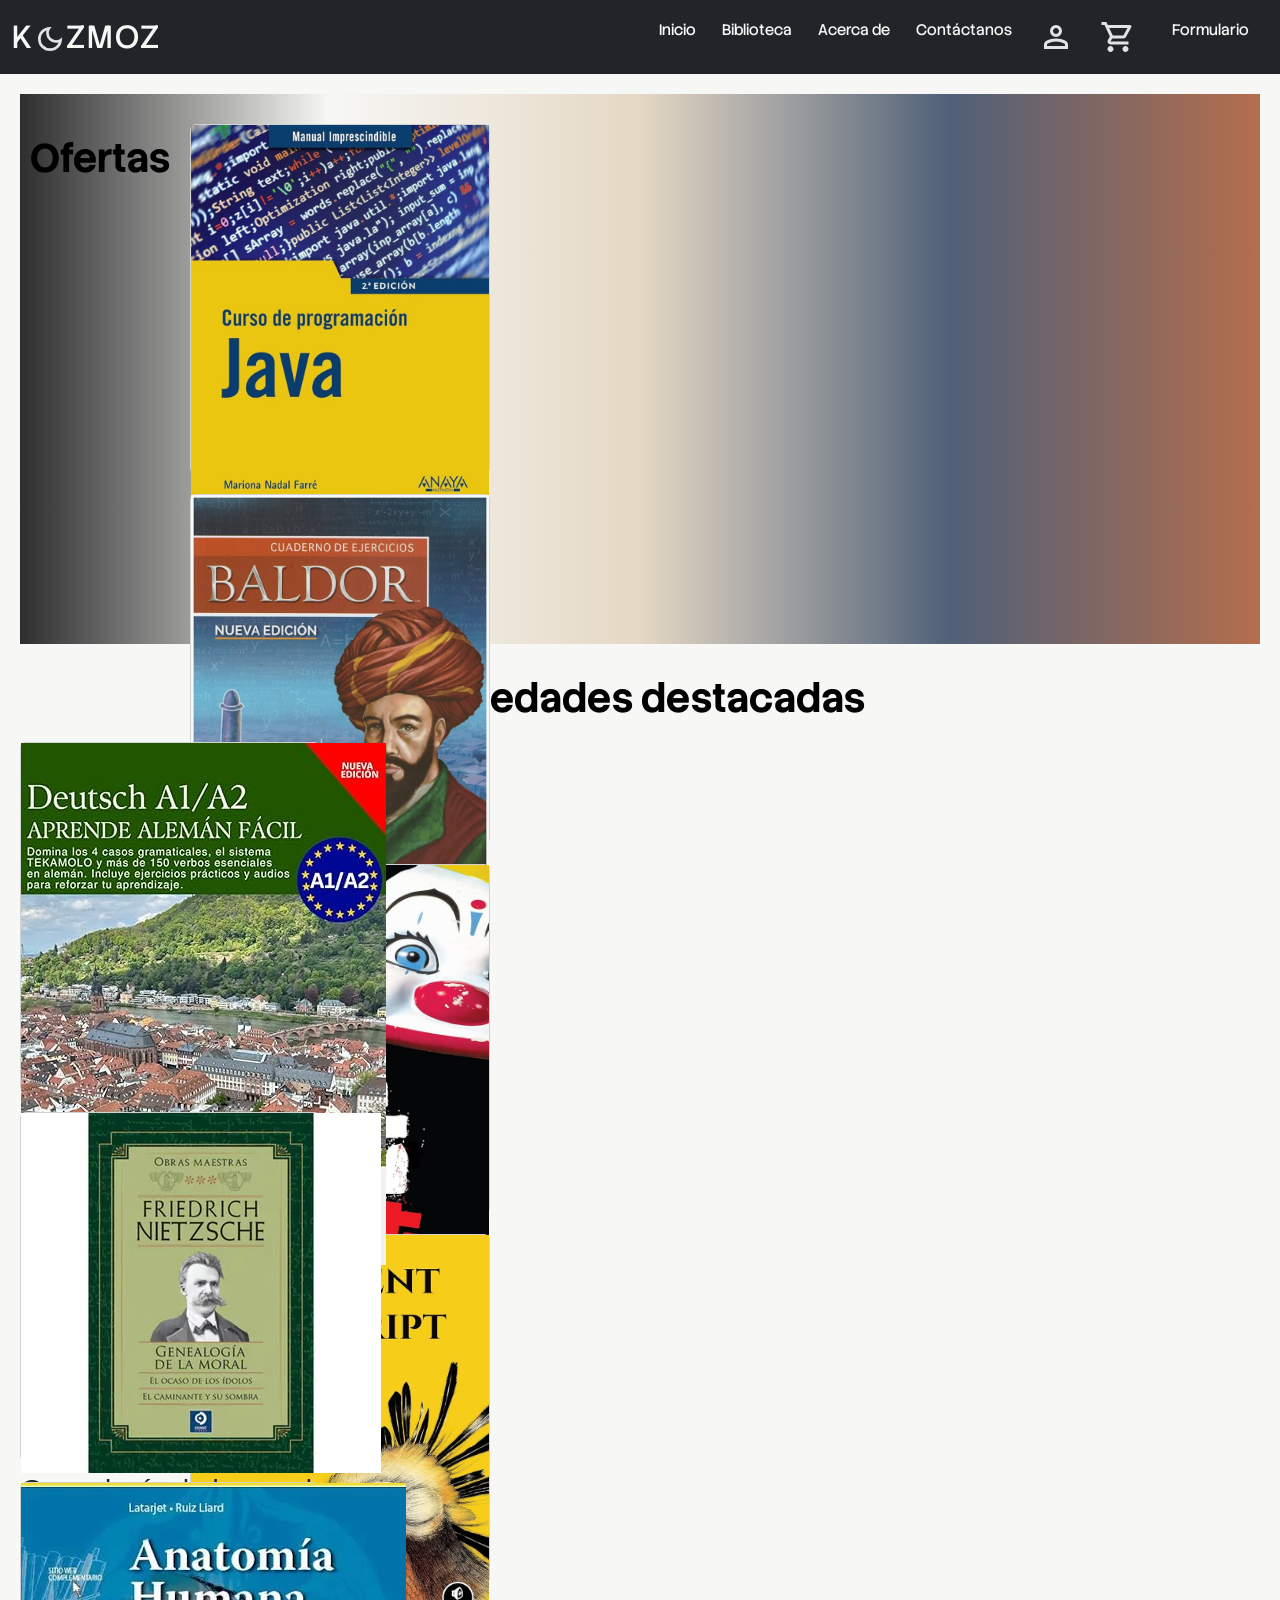
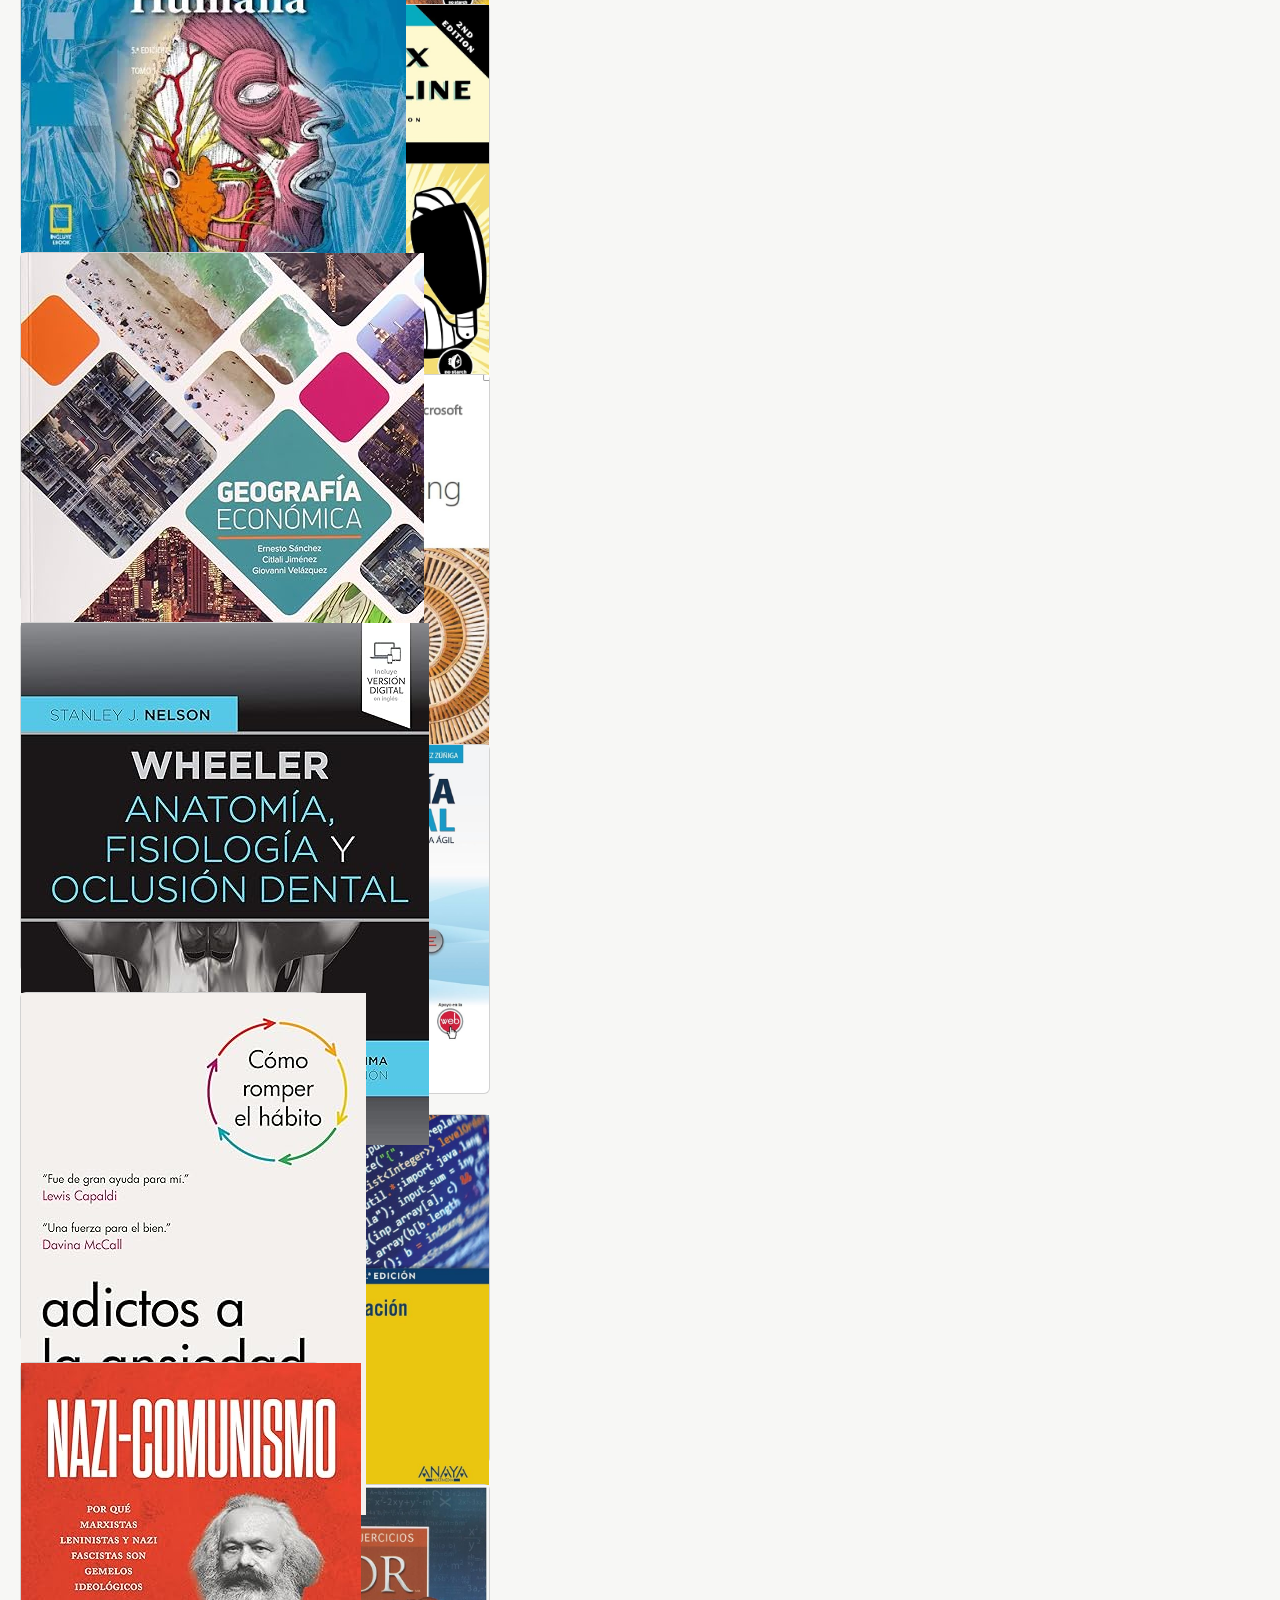
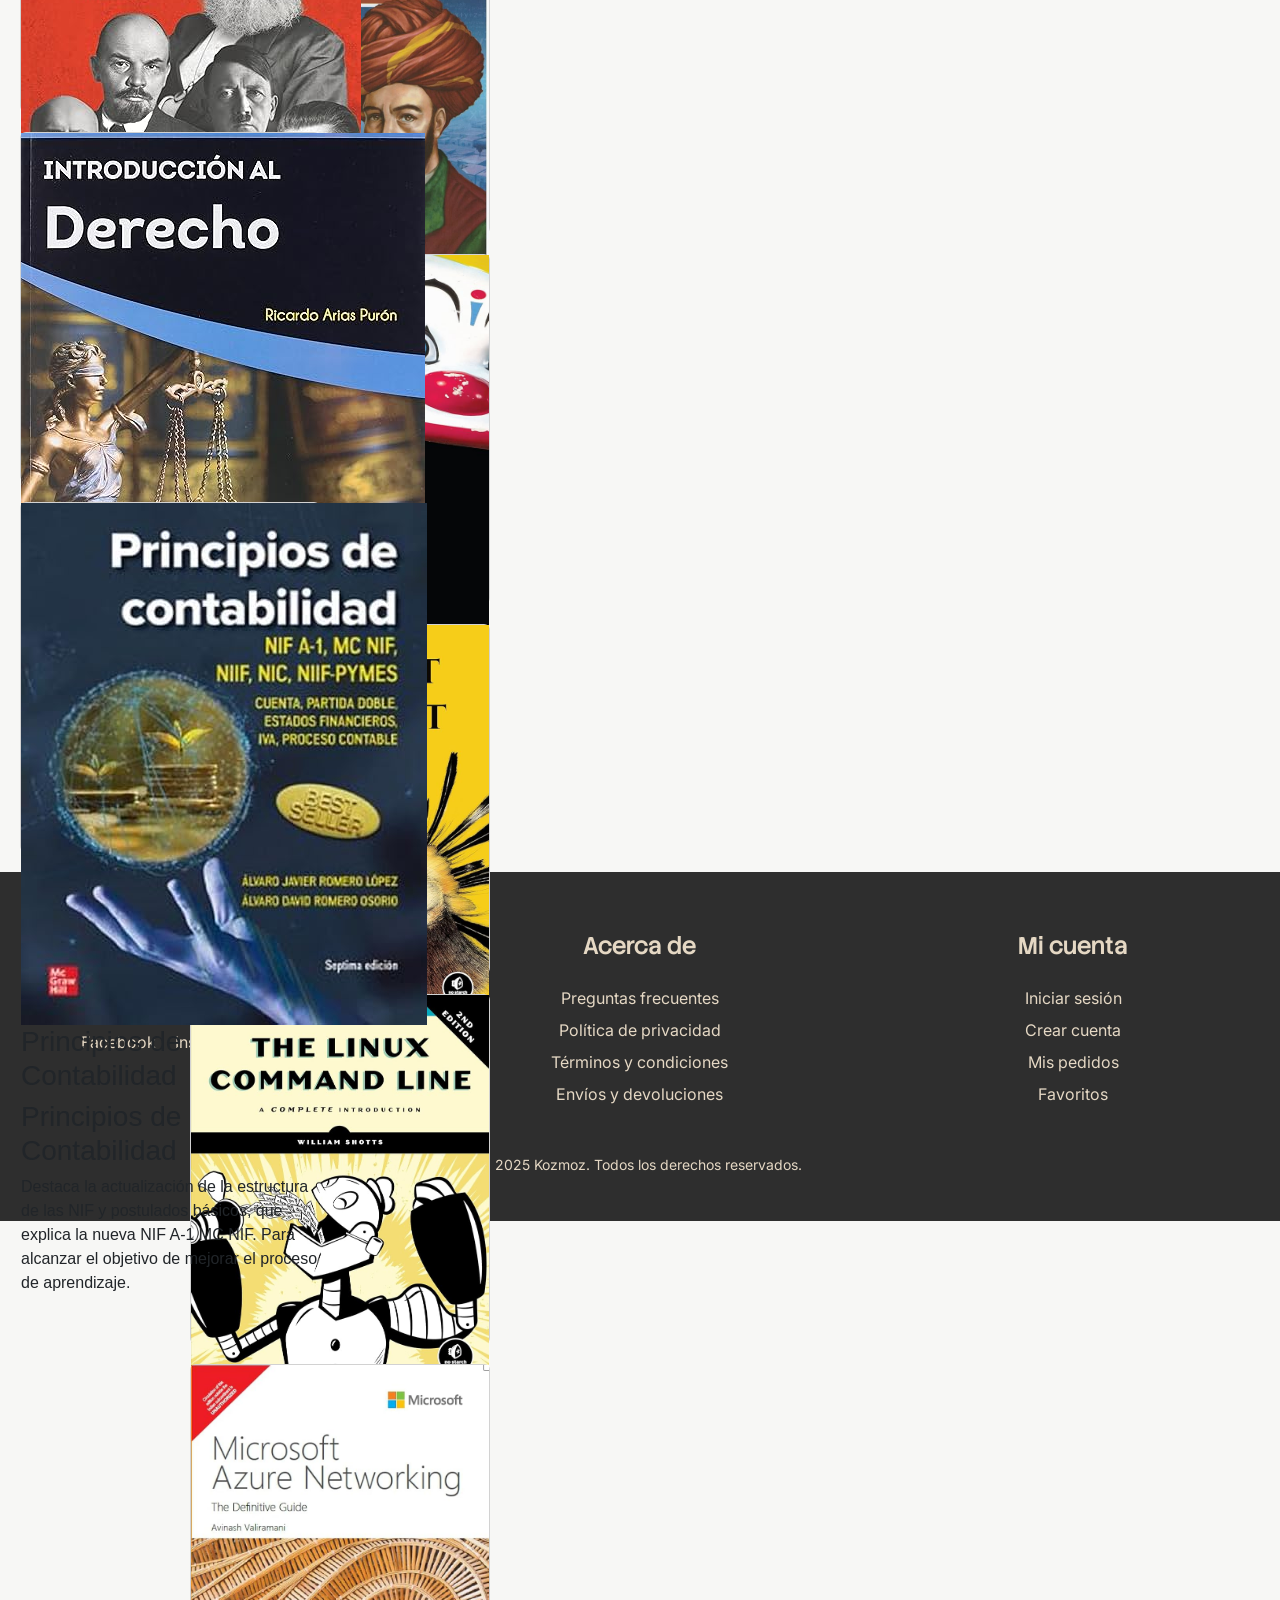
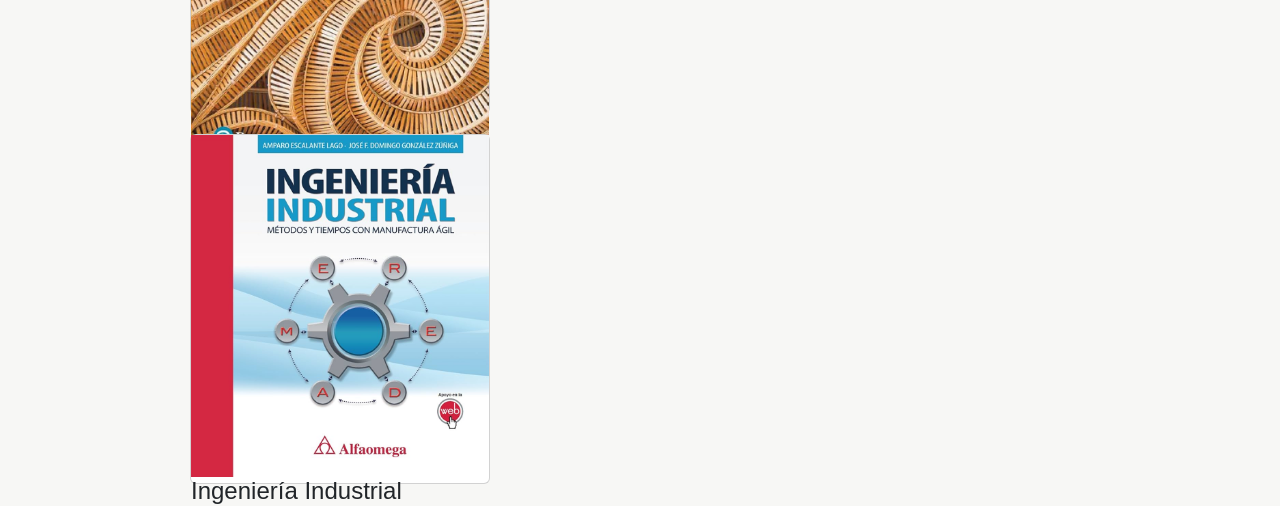
<file: index.html>
<!DOCTYPE html>
<html lang="en">

<head>
  <meta charset="UTF-8">
  <meta name="viewport" content="width=device-width, initial-scale=1.0">

  <title>Home</title>

  <!-- Bootstrap -->
  <link href="https://cdn.jsdelivr.net/npm/bootstrap@5.3.2/dist/css/bootstrap.min.css" rel="stylesheet">

  <!-- Estilos propios -->
  <link rel="stylesheet" href="./CSS/estilos.css">

  <!-- Stack Sans Headline -->
  <link rel="preconnect" href="https://fonts.googleapis.com">
  <link rel="preconnect" href="https://fonts.gstatic.com" crossorigin>
  <link href="https://fonts.googleapis.com/css2?family=Stack+Sans+Headline:wght@200..700&display=swap" rel="stylesheet">

  <!-- Inter -->
  <link rel="preconnect" href="https://fonts.googleapis.com">
  <link rel="preconnect" href="https://fonts.gstatic.com" crossorigin>
  <link
    href="https://fonts.googleapis.com/css2?family=Inter:ital,opsz,wght@0,14..32,100..900;1,14..32,100..900&family=Stack+Sans+Headline:wght@200..700&display=swap"
    rel="stylesheet">

</head>

<body onload="load_navbar(); load_footer();">
  <!-- NavBar -->
<div id="navbar"></div>

  <!-- Sección principal -->

<link rel="stylesheet" href="./CSS/style.css"> 

<div class="slider-container">

  <div class="slider">

    <h1 class="titulo">Ofertas</h1>

    <div class="slider-track">

      <!-- Cards -->
      <div class="card">
        <img src="./assets/imagen1.jpg" alt="">
        <h4>Curso de programación Java</h4>
      </div>

      <div class="card">
        <img src="./assets/imagen3.jpg" alt="">
        <h4>Cuaderno de ejercicios Baldor</h4>
      </div>

      <div class="card">
        <img src="./assets/imagen4.jpg" alt="">
        <h4>It</h4>
      </div>

      <div class="card">
        <img src="./assets/imagen7.jpg" alt="">
        <h4>Eloquent JavaScript</h4>
      </div>

      <div class="card">
        <img src="./assets/imagen8.jpg" alt="">
        <h4>The linux command line</h4>
      </div>

      <div class="card">
        <img src="./assets/imagen9.jpg" alt="">
        <h4>Microsoft Azure Networking</h4>
      </div>

      <div class="card">
        <img src="./assets/imagen10.jpg" alt="">
        <h4>Ingeniería Industrial</h4>
      </div>

      <!-- Duplicado para efecto infinito -->
      <div class="card">
        <img src="./assets/imagen1.jpg" alt="">
        <h4>Curso de programación Java</h4>
      </div>

      <div class="card">
        <img src="./assets/imagen3.jpg" alt="">
        <h4>Cuaderno de ejercicios Baldor</h4>
      </div>

      <div class="card">
        <img src="./assets/imagen4.jpg" alt="">
        <h4>It</h4>
      </div>

      <div class="card">
        <img src="./assets/imagen7.jpg" alt="">
        <h4>Eloquent JavaScript</h4>
      </div>

      <div class="card">
        <img src="./assets/imagen8.jpg" alt="">
        <h4>The linux command line</h4>
      </div>

      <div class="card">
        <img src="./assets/imagen9.jpg" alt="">
        <h4>Microsoft Azure Networking</h4>
      </div>

      <div class="card">
        <img src="./assets/imagen10.jpg" alt="">
        <h4>Ingeniería Industrial</h4>
      </div>

    </div>
  </div>
</div>


<!--Container c/ flip cards-->

<h1 class="titulo">Novedades destacadas</h1>

<div class="cards-container">

  <!-- Card -->
  <div class="card">
    <div class="card-inner">
      <!-- Front -->
      <div class="card-front">
        <img src="./assets/imagen11.jpg" alt="Imagen">
        <h3>Aprende Alemán fácil</h3>
      </div>

      <!-- Back -->
      <div class="card-back">
        <h3>Aprende Alemán fácil</h3>
        <p>Este libro es tu guía completa para avanzar en el alemán, desde lo esencial hasta lo intermedio.</p>
      </div>
    </div>
  </div>


  <!-- Card -->
  <div class="card">
    <div class="card-inner">
      <!-- Front -->
      <div class="card-front">
        <img src="./assets/imagen12.jpg" alt="Imagen">
        <h3>Genealogía de la moral</h3>
      </div>

      <!-- Back -->
      <div class="card-back">
        <h3>Genealogía de la moral</h3>
        <p>Es la obra más sombría y cruel de Friedrich Nietzsche. Su primer tratado se ocupa de la contraposición entre los conceptos de bueno y malo.</p>
      </div>
    </div>
  </div>

  <!-- Card -->
  <div class="card">
    <div class="card-inner">
      <!-- Front -->
      <div class="card-front">
        <img src="./assets/imagen13.jpg" alt="Imagen">
        <h3>Anatomía humana</h3>
      </div>

      <!-- Back -->
      <div class="card-back">
        <h3>Anatomía humana</h3>
        <p>Este libro hace que el texto sea cada vez más didáctico, ameno para el lector y fácil de entender, aun para los que se inician en el estudio de la anatomía.</p>
      </div>
    </div>
  </div>

  <!-- Card -->
  <div class="card">
    <div class="card-inner">
      <!-- Front -->
      <div class="card-front">
        <img src="./assets/imagen14.jpg" alt="Imagen">
        <h3>Geografía Económica</h3>
      </div>

      <!-- Back -->
      <div class="card-back">
        <h3>Geografía Económica</h3>
        <p>Permite al estudiante conocer la organización, interacción y transformación de los espacios productivos en el sistema capitalista y sus repercusiones sociales.</p>
      </div>
    </div>
  </div>

  <!-- Card -->
  <div class="card">
    <div class="card-inner">
      <!-- Front -->
      <div class="card-front">
        <img src="./assets/imagen15.jpg" alt="Imagen">
        <h3>Anatomía y fisiología dental</h3>
      </div>

      <!-- Back -->
      <div class="card-back">
        <h3>Anatomía y fisiología dental</h3>
        <p>Se centra en las aplicaciones clínicas y proporciona una visión incomparable de la anatomía práctica.</p>
      </div>
    </div>
  </div>

  <!-- Card -->
  <div class="card">
    <div class="card-inner">
      <!-- Front -->
      <div class="card-front">
        <img src="./assets/imagen16.jpg" alt="Imagen">
        <h3>Adictos a la ansiedad</h3>
      </div>

      <!-- Back -->
      <div class="card-back">
        <h3>Adictos a la ansiedad</h3>
        <p>En este libro innovador, el autor superventas y psicoterapeuta Owen O’Kane explora cómo, sin darnos cuenta, creamos hábitos en torno a la ansiedad.</p>
      </div>
    </div>
  </div>

  <!-- Card -->
  <div class="card">
    <div class="card-inner">
      <!-- Front -->
      <div class="card-front">
        <img src="./assets/imagen17.jpg" alt="Imagen">
        <h3>Nazi-Comunismo</h3>
      </div>

      <!-- Back -->
      <div class="card-back">
        <h3>Nazi-Comunismo</h3>
        <p>Con su ya clásico estilo claro y directo, Kaiser demuestra que ambas ideologías comparten raíces ideológicas similares y una esencia destructiva y totalitaria común.</p>
      </div>
    </div>
  </div>

  <!-- Card -->
  <div class="card">
    <div class="card-inner">
      <!-- Front -->
      <div class="card-front">
        <img src="./assets/imagen18.jpg" alt="Imagen">
        <h3>Introducción al Derecho</h3>
      </div>

      <!-- Back -->
      <div class="card-back">
        <h3>Introducción al Derecho</h3>
        <p>La obra está estructurada en tres ejes, que abordan teorías áreas del derecho de suma importancia para los estudiantes.</p>
      </div>
    </div>
  </div>

  <!-- Card -->
  <div class="card">
    <div class="card-inner">
      <!-- Front -->
      <div class="card-front">
        <img src="./assets/imagen19.jpg" alt="Imagen">
        <h3>Principios de Contabilidad</h3>
      </div>

      <!-- Back -->
      <div class="card-back">
        <h3>Principios de Contabilidad</h3>
        <p>Destaca la actualización de la estructura de las NIF y postulados básicos, que explica la nueva NIF A-1 MC NIF. Para alcanzar el objetivo de mejorar el proceso de aprendizaje.</p>
      </div>
    </div>
  </div>
</div>


  <!--Footer-->
  <div id="footer"></div>

  <!-- Bootstrap JS -->
  <script src="https://cdn.jsdelivr.net/npm/bootstrap@5.3.3/dist/js/bootstrap.bundle.min.js"></script>
  <!-- Script JS -->
  <script src="js/layout.js"></script>
</body>

</html>
</file>
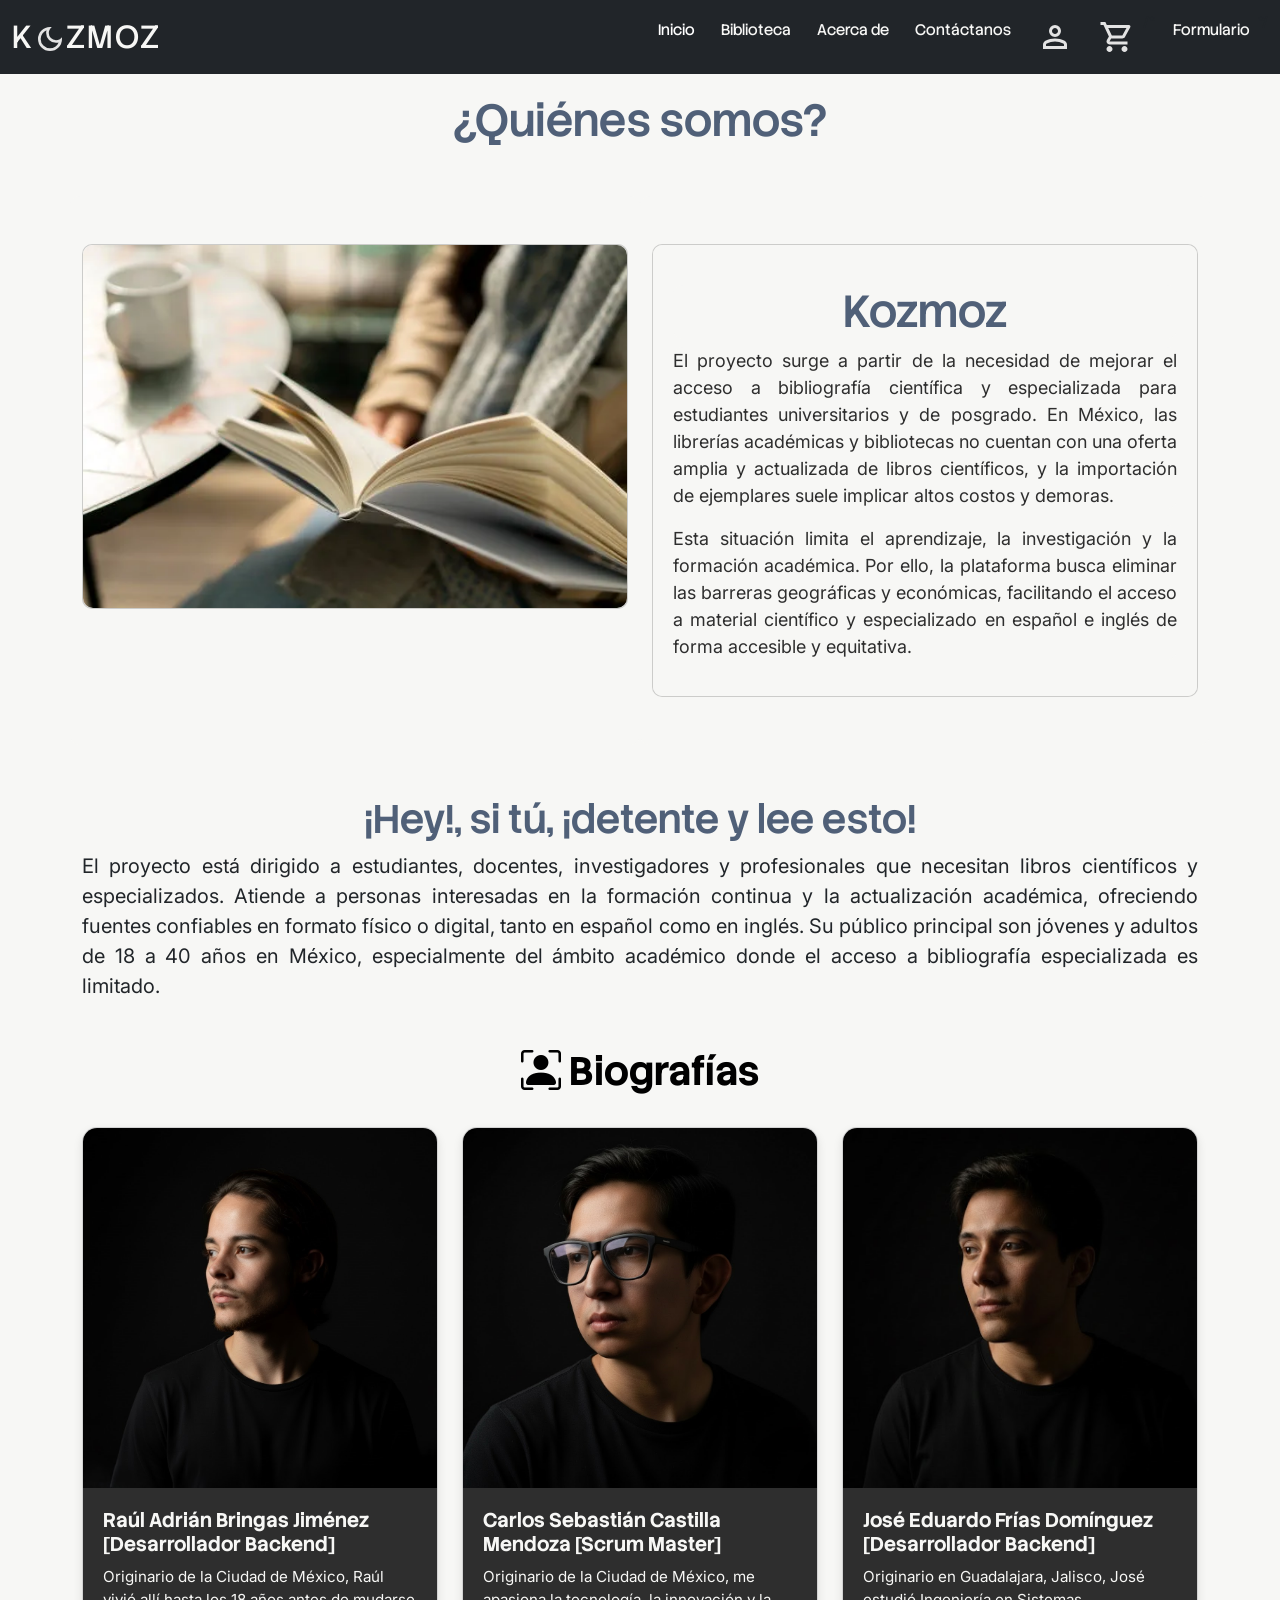
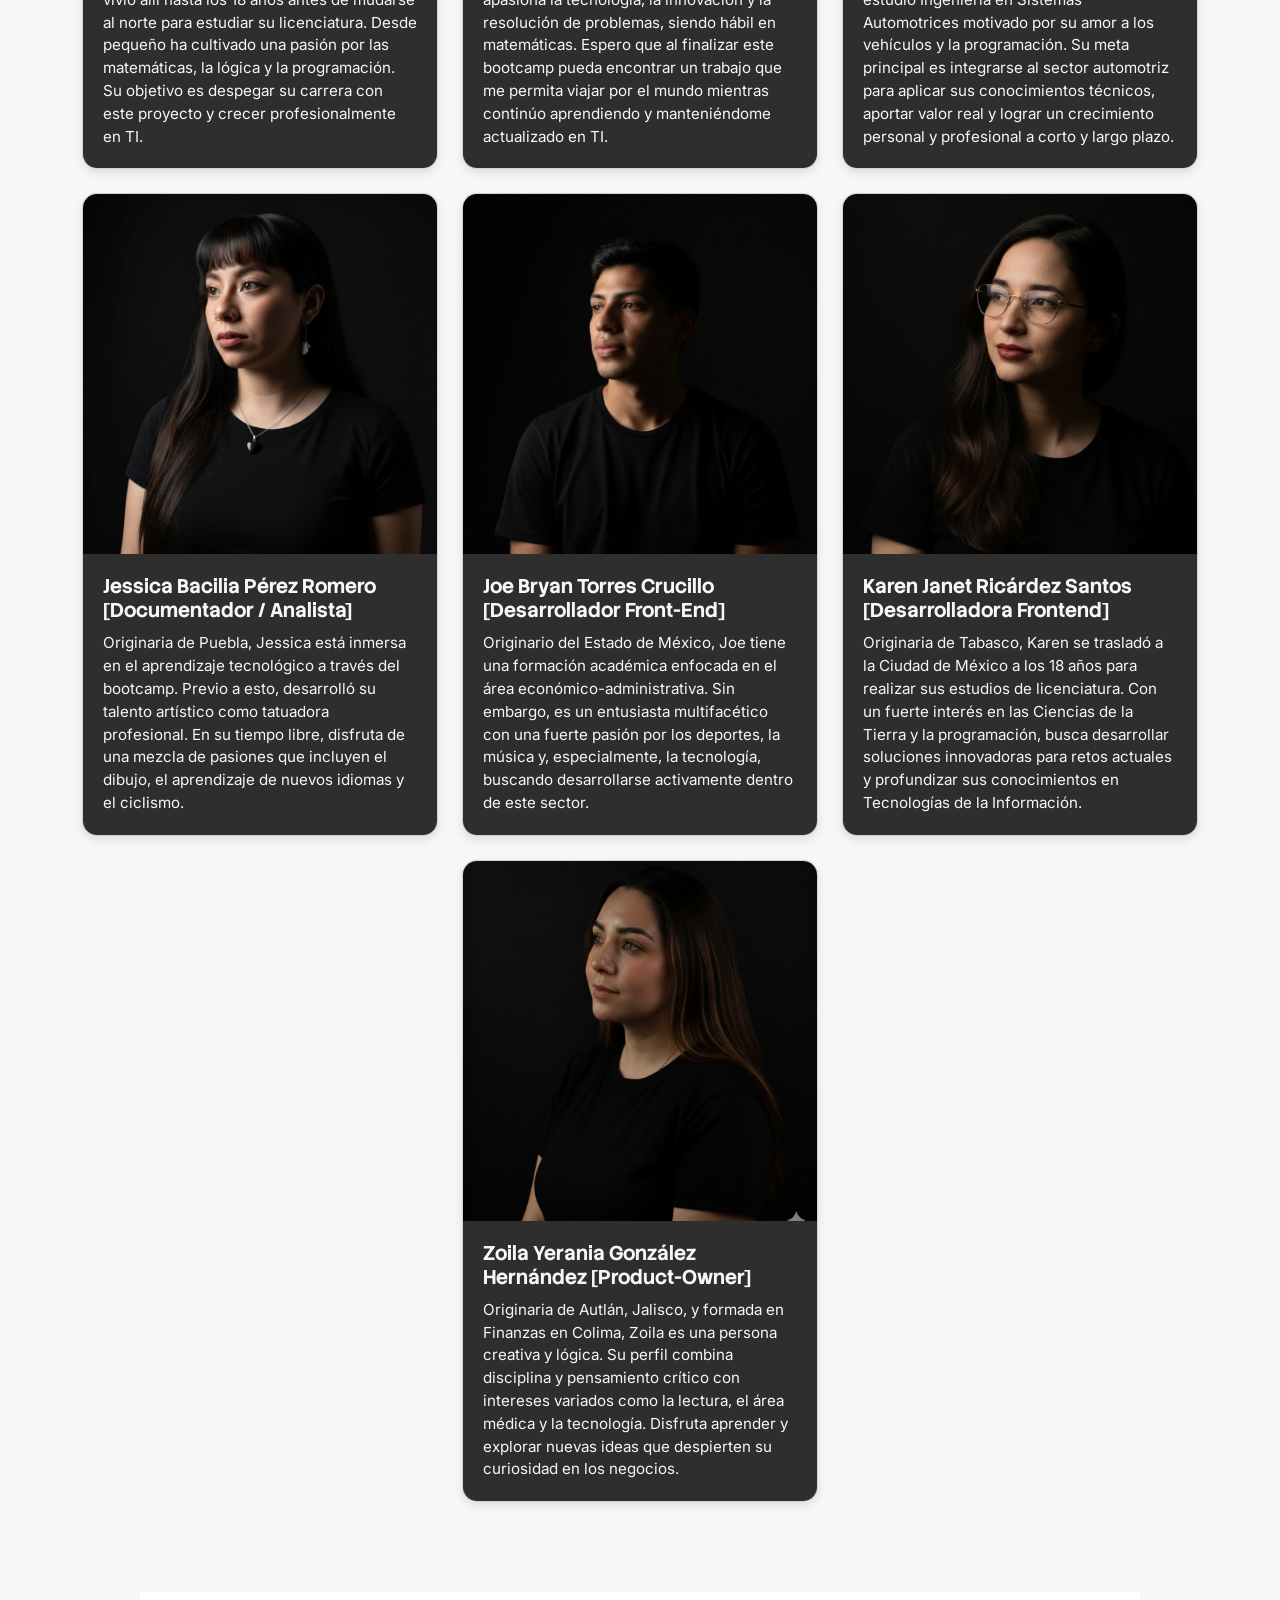
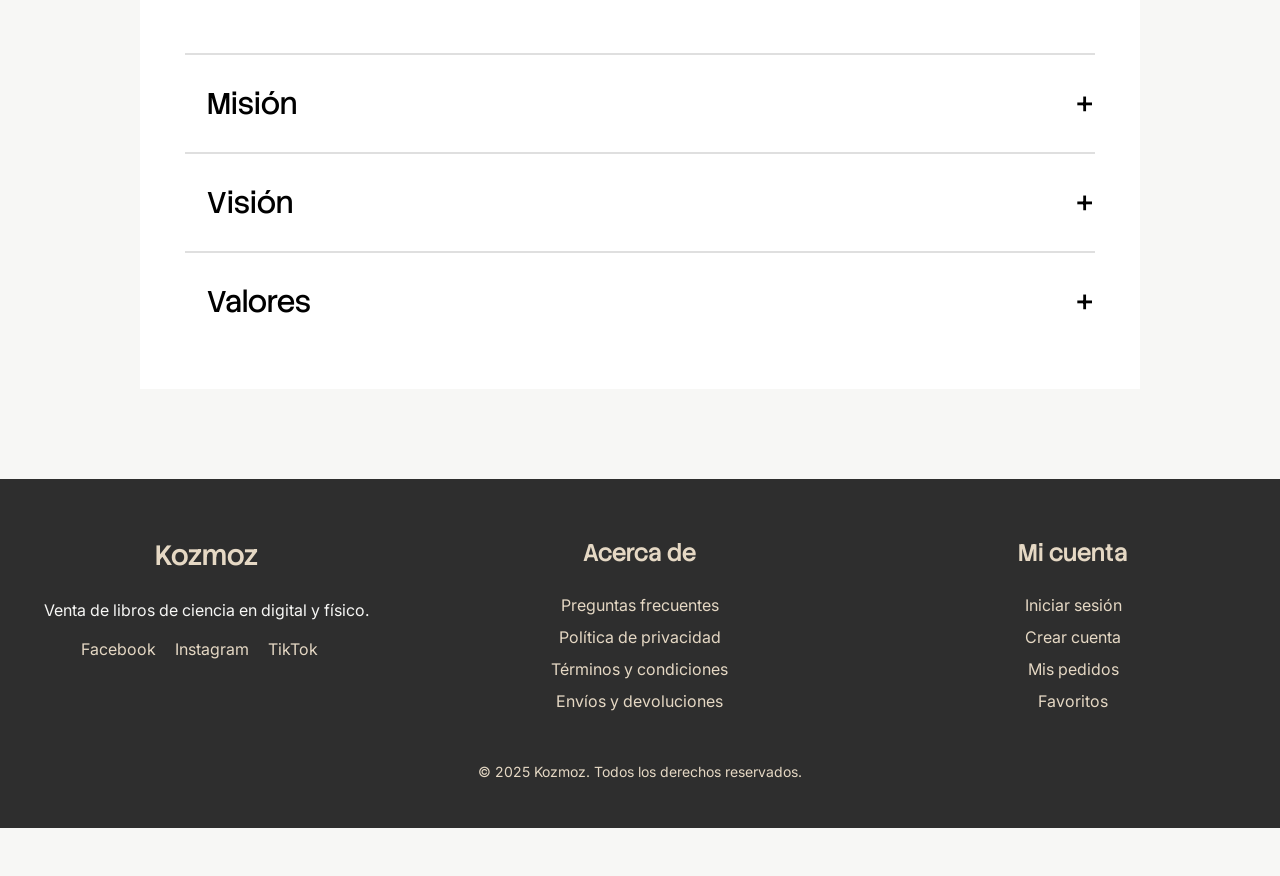
<file: acercaDe.html>
<!DOCTYPE html>
<html lang="en">

<head>
    <meta charset="UTF-8">
    <meta name="viewport" content="width=device-width, initial-scale=1.0">

    <title>Acerca De</title>

    <!-- Bootstrap -->
    <link href="https://cdn.jsdelivr.net/npm/bootstrap@5.3.2/dist/css/bootstrap.min.css" rel="stylesheet">
    <link rel="stylesheet" href="https://cdn.jsdelivr.net/npm/bootstrap-icons@1.13.1/font/bootstrap-icons.min.css">

    <!-- Estilos propios -->
    <link rel="stylesheet" href="./CSS/estilos.css">

    <!-- Stack Sans Headline -->
    <link rel="preconnect" href="https://fonts.googleapis.com">
    <link rel="preconnect" href="https://fonts.gstatic.com" crossorigin>
    <link href="https://fonts.googleapis.com/css2?family=Stack+Sans+Headline:wght@200..700&display=swap"
        rel="stylesheet">

    <!-- Inter -->
    <link rel="preconnect" href="https://fonts.googleapis.com">
    <link rel="preconnect" href="https://fonts.gstatic.com" crossorigin>
    <link
        href="https://fonts.googleapis.com/css2?family=Inter:ital,opsz,wght@0,14..32,100..900;1,14..32,100..900&family=Stack+Sans+Headline:wght@200..700&display=swap"
        rel="stylesheet">

</head>

<body onload="load_navbar(); load_footer();">
    <!-- NavBar -->
    <div id="navbar"></div>

    <!-- ¿Quiénes somos? -->

    <h1 class="title-Us">¿Quiénes somos?</h1>

    <div class="container my-5"> <!--Imagen alusiva-->
        <div class="row">
            <div class="col-sm descripcion">
                <div class="card mx-auto my-5 descripcion1">
                    <img src="./assets/Libros y café.jpg" id="" class="descripcion1" />
                    <div>
                    </div>
                </div>
            </div>
            <div class="col-sm descripcion"> <!--Descripción del proyecto-->
                <div class="card mx-auto my-5 descripcion">
                    <div class="card-body descripcion1">
                        <h1 class=" descripcion">Kozmoz</h1>
                        <p class="descripcion">El proyecto surge a partir de la necesidad de mejorar el acceso a
                            bibliografía científica y especializada para estudiantes universitarios y de posgrado.
                            En México, las librerías académicas y bibliotecas no cuentan con una oferta amplia y
                            actualizada de libros científicos, y la importación de ejemplares suele implicar altos
                            costos y demoras. </p>
                        <p class="descripcion"> Esta situación limita el aprendizaje, la investigación y la formación
                            académica. Por ello, la plataforma busca eliminar las barreras geográficas y económicas,
                            facilitando el acceso a material científico y especializado en español e inglés de forma
                            accesible y equitativa. </p>
                    </div>
                </div>
            </div>
            <!--Breve llamada a la acción-->
            <h2 class="banner">¡Hey!, si tú, ¡detente y lee esto!</h2>

            <p class="card-textobanner">El proyecto está dirigido a estudiantes, docentes, investigadores y profesionales que
                necesitan libros científicos y especializados. Atiende a personas interesadas en la formación continua y la 
                actualización académica, ofreciendo fuentes confiables en formato físico o digital, tanto en español como en
                inglés. Su público principal son jóvenes y adultos de 18 a 40 años en México, especialmente del ámbito académico 
                donde el acceso a bibliografía especializada es limitado.</p>
                
            <!--biografias-->

            <h1 class="titulo"><i class="bi bi-person-bounding-box"></i> Biografías
            </h1>

            <main class="container mt-4">
                <section>
                    <div class="row row-cols-1 row-cols-md-3 g-4 justify-content-center">
                        <!-- row row-cols-1 row-cols-md-3 g-4 -->
                        <!-- TARJETA -->
                        <div class="col">
                            <div class="card h-100 tarjeta">
                                <img src="./assets/AdrianB.jpg" class="card-img-top"
                                    alt="Adrian">
                                <div class="card-body">
                                    <h5 class="card-title">Raúl Adrián Bringas Jiménez
                                        [Desarrollador Backend]
                                    </h5>
                                    <p class="card-text">Originario de la Ciudad de México,
                                        Raúl vivió allí hasta los 18 años antes de mudarse al norte para estudiar su
                                        licenciatura. Desde pequeño ha cultivado una pasión por las matemáticas, la
                                        lógica y la programación. Su objetivo es despegar su carrera con este proyecto y
                                        crecer profesionalmente en TI.</p>
                                </div>
                            </div>
                        </div>

                        <div class="col">
                            <div class="card h-100 tarjeta">
                                <img src="./assets/CarlosC.jpg" class="card-img-top"
                                    alt="Carlos Castilla">
                                <div class="card-body">
                                    <h5 class="card-title">Carlos Sebastián Castilla Mendoza [Scrum Master]</h5>
                                    <p class="card-text">Originario de la Ciudad de México, me
                                        apasiona la tecnología, la innovación y la resolución de problemas,
                                        siendo hábil en matemáticas. Espero que al finalizar este bootcamp pueda
                                        encontrar un trabajo que me permita viajar por el mundo mientras
                                        continúo aprendiendo y manteniéndome actualizado en TI.</p>
                                </div>
                            </div>
                        </div>

                        <div class="col">
                            <div class="card h-100 tarjeta">
                                <img src="./assets/Eduardo.jpg" class="card-img-top" alt="Eddy">
                                <div class="card-body">
                                    <h5 class="card-title">José Eduardo Frías Domínguez
                                        [Desarrollador Backend]
                                    </h5>
                                    <p class="card-text">Originario en Guadalajara, Jalisco, José
                                        estudió Ingeniería en Sistemas Automotrices motivado por su amor a los vehículos
                                        y la programación. Su meta principal es integrarse al sector automotriz para
                                        aplicar sus conocimientos técnicos, aportar valor real y lograr un crecimiento
                                        personal y profesional a corto y largo plazo.</p>
                                </div>
                            </div>
                        </div>

                        <div class="col">
                            <div class="card h-100 tarjeta">
                                <img src="./assets/JessicaB.jpg" class="card-img-top"
                                    alt="Eddy">
                                <div class="card-body">
                                    <h5 class="card-title">Jessica Bacilia Pérez Romero
                                        [Documentador / Analista]</h5>
                                    <p class="card-text">Originaria de Puebla, Jessica está
                                        inmersa en el aprendizaje tecnológico a través del bootcamp. Previo a esto,
                                        desarrolló su talento artístico como tatuadora profesional. En su tiempo libre,
                                        disfruta de una mezcla de pasiones que incluyen el dibujo, el aprendizaje de
                                        nuevos idiomas y el ciclismo.</p>
                                </div>
                            </div>
                        </div>

                        <div class="col">
                            <div class="card h-100 tarjeta">
                                <img src="./assets/JoeT.jpg" class="card-img-top"
                                    alt="Joe">
                                <div class="card-body">
                                    <h5 class="card-title">Joe Bryan Torres Crucillo
                                        [Desarrollador Front-End]
                                    </h5>
                                    <p class="card-text">Originario del Estado de México, Joe
                                        tiene una formación académica enfocada en el área económico-administrativa. Sin
                                        embargo, es un entusiasta multifacético con una fuerte pasión por los deportes,
                                        la música y, especialmente, la tecnología, buscando desarrollarse activamente
                                        dentro de este sector.</p>
                                </div>
                            </div>
                        </div>

                        <div class="col">
                            <div class="card h-100 tarjeta">
                                <img src="./assets/KarenJ.jpg" class="card-img-top"
                                    alt="Karen">
                                <div class="card-body">
                                    <h5 class="card-title">Karen Janet Ricárdez Santos
                                        [Desarrolladora Frontend]
                                    </h5>
                                    <p class="card-text">Originaria de Tabasco, Karen se
                                        trasladó a la Ciudad de México a los 18 años para realizar sus estudios de
                                        licenciatura. Con un fuerte interés en las Ciencias de la Tierra y la
                                        programación, busca desarrollar soluciones innovadoras para retos actuales y
                                        profundizar sus conocimientos en Tecnologías de la Información.</p>
                                </div>
                            </div>
                        </div>

                        <div class="col">
                            <div class="card h-100 tarjeta">
                                <img src="./assets/Yeraniia.jpg" class="card-img-top"
                                    alt="Yerania">
                                <div class="card-body">
                                    <h5 class="card-title">Zoila Yerania González Hernández
                                        [Product-Owner]</h5>

                                    <p class="card-text">Originaria de Autlán, Jalisco, y formada en
                                        Finanzas en Colima, Zoila es una persona creativa y lógica. Su perfil combina
                                        disciplina y pensamiento crítico con intereses variados como la lectura, el área
                                        médica y la tecnología. Disfruta aprender y explorar nuevas ideas que despierten
                                        su curiosidad en los negocios.</p>
                                </div>
                            </div>
                        </div>

                    </div>
                </section>
            </main>

            <!--Mision vision y valores-->
            <div class="accordion-body">
                <div class="accordion">
                    <hr>
                    <div class="container">
                        <div class="label">Misión</div>
                        <div class="content">Facilitar el acceso a libros de ciencia especializados para estudiantes
                            universitarios, de posgrado, autodidactas, docentes, investigadores y profesionales,
                            ofreciendo una plataforma digital confiable, organizada y accesible que impulse el
                            aprendizaje, la investigación y la elaboración de tesis.</div>
                    </div>
                    <hr>
                    <div class="container">
                        <div class="label">Visión</div>
                        <div class="content">Convertirnos en la principal plataforma digital de libros científicos en
                            los idiomas más utilizados en investigación académica, destacando por ofrecer títulos
                            difíciles de conseguir y apoyar el desarrollo académico de estudiantes e investigadores.
                        </div>
                    </div>
                    <hr>
                    <div class="container">
                        <div class="label">Valores</div>
                        <div class="content">
                            <ol>
                                <li>Pasión por el conocimiento.</li>
                                <li>Integridad académica.</li>
                                <li>Accesibilidad del saber.</li>
                                <li>Innovación tecnológica.</li>
                                <li>Responsabilidad educativa.</li>
                            </ol>
                        </div>
                    </div>
                </div>
            </div>
        
            <!--Footer-->
            <div id="footer"></div>

            <!-- Bootstrap JS -->
            <script src="https://cdn.jsdelivr.net/npm/bootstrap@5.3.3/dist/js/bootstrap.bundle.min.js"></script>
            <!-- Script JS -->
            <script src="js/layout.js"></script>
            <script src="js/main.js"></script>
</body>

</html>
</file>
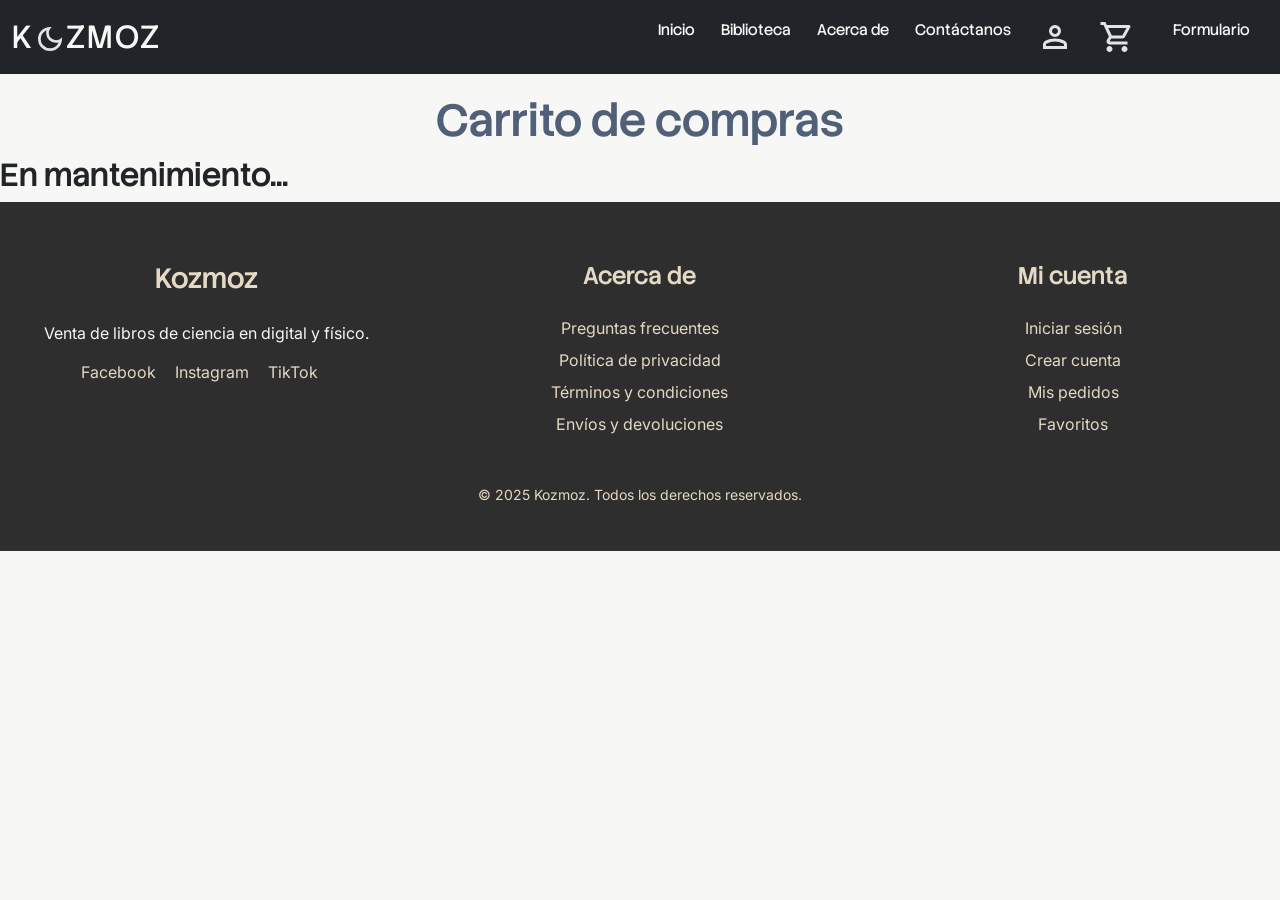
<file: carrito.html>
<!DOCTYPE html>
<html lang="en">

<head>
  <meta charset="UTF-8">
  <meta name="viewport" content="width=device-width, initial-scale=1.0">
  <title>Carrito</title>

  <!-- Bootstrap -->
  <link href="https://cdn.jsdelivr.net/npm/bootstrap@5.3.2/dist/css/bootstrap.min.css" rel="stylesheet">
  <link rel="stylesheet" href="https://cdn.jsdelivr.net/npm/bootstrap-icons@1.13.1/font/bootstrap-icons.min.css">

  <!-- Estilos propios -->
  <link rel="stylesheet" href="./CSS/estilos.css">

  <!-- Stack Sans Headline -->
  <link rel="preconnect" href="https://fonts.googleapis.com">
  <link rel="preconnect" href="https://fonts.gstatic.com" crossorigin>
  <link href="https://fonts.googleapis.com/css2?family=Stack+Sans+Headline:wght@200..700&display=swap" rel="stylesheet">

  <!-- Inter -->
  <link rel="preconnect" href="https://fonts.googleapis.com">
  <link rel="preconnect" href="https://fonts.gstatic.com" crossorigin>
  <link
    href="https://fonts.googleapis.com/css2?family=Inter:ital,opsz,wght@0,14..32,100..900;1,14..32,100..900&family=Stack+Sans+Headline:wght@200..700&display=swap"
    rel="stylesheet">
</head>

<body onload="load_navbar(); load_footer();">
  <!-- NavBar -->
  <div id="navbar"></div>
  <h1 class="">Carrito de compras</h1>
  <h2 class="">En mantenimiento...</h2>

  <!--Footer-->
  <div id="footer"></div>

  <!-- Bootstrap JS -->
  <script src="https://cdn.jsdelivr.net/npm/bootstrap@5.3.3/dist/js/bootstrap.bundle.min.js"></script>
  <!-- Script JS -->
  <script src="js/layout.js"></script>

</body>

</html>
</file>
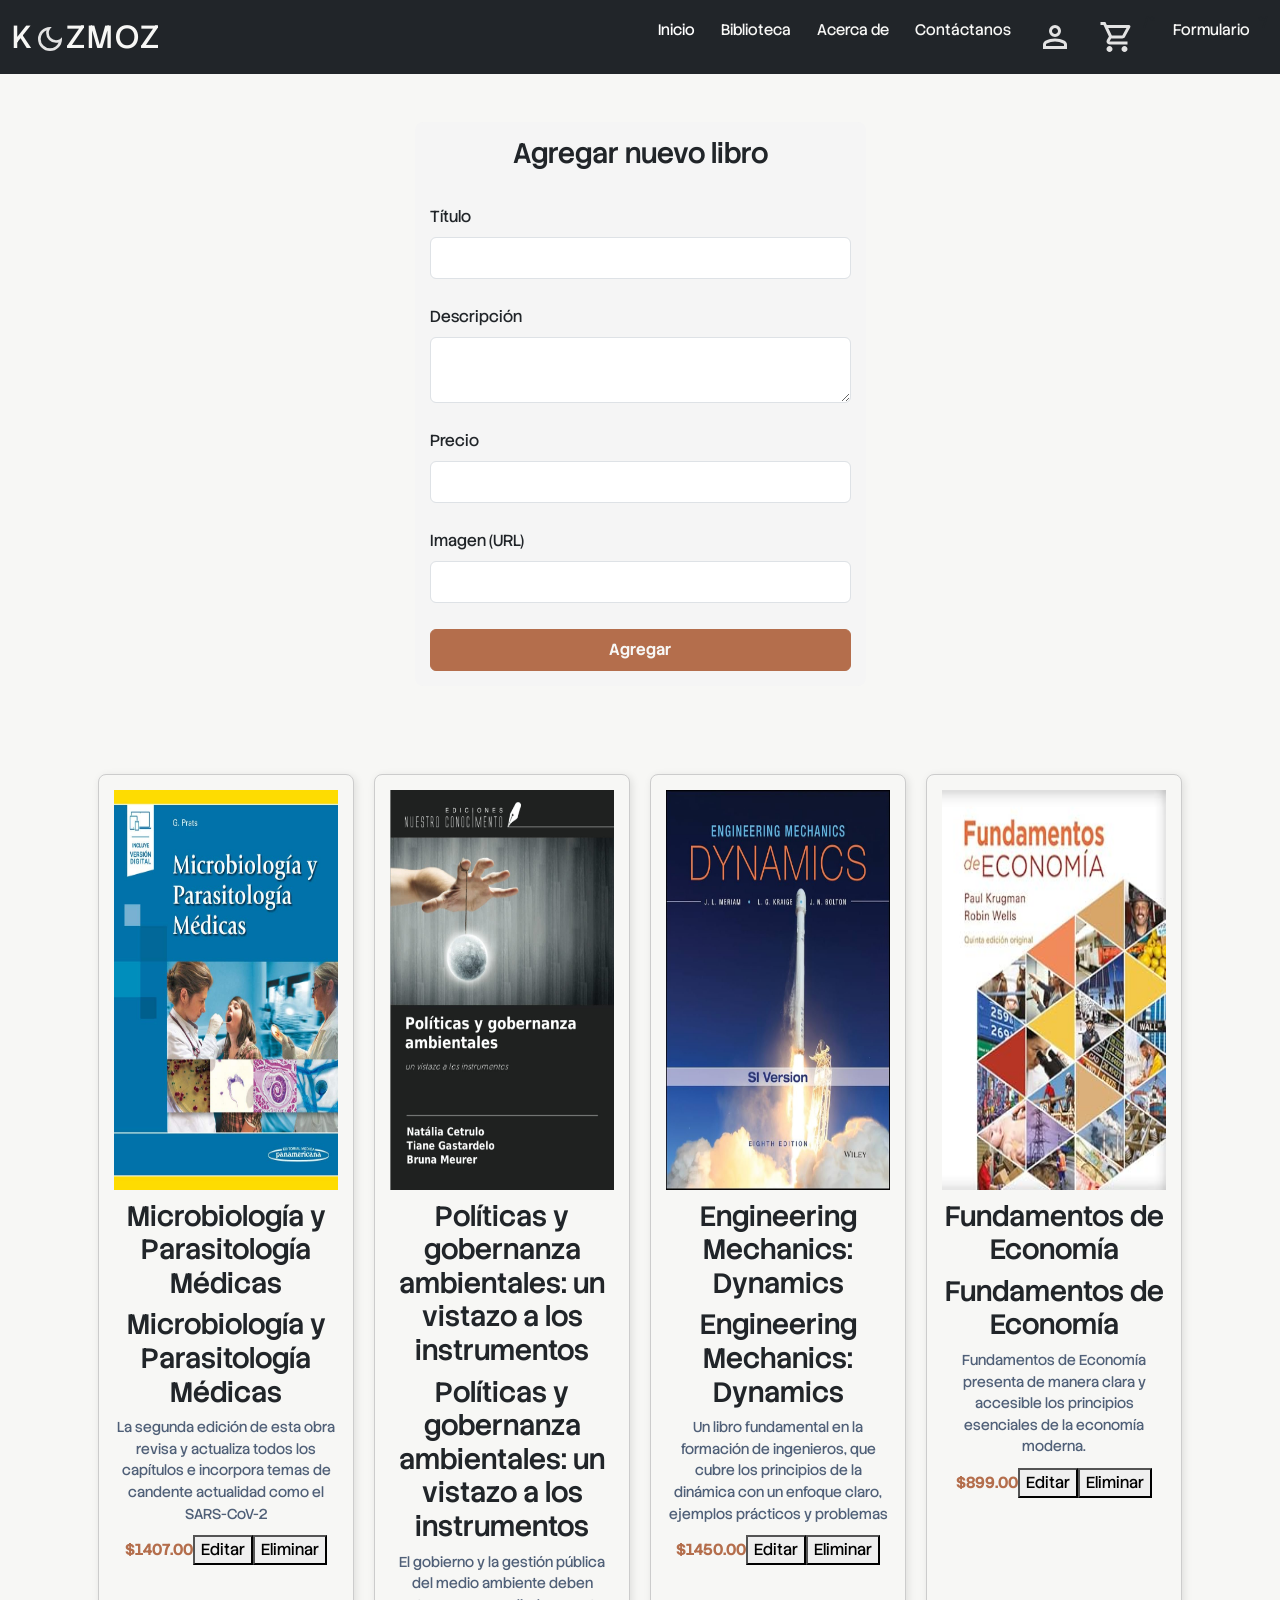
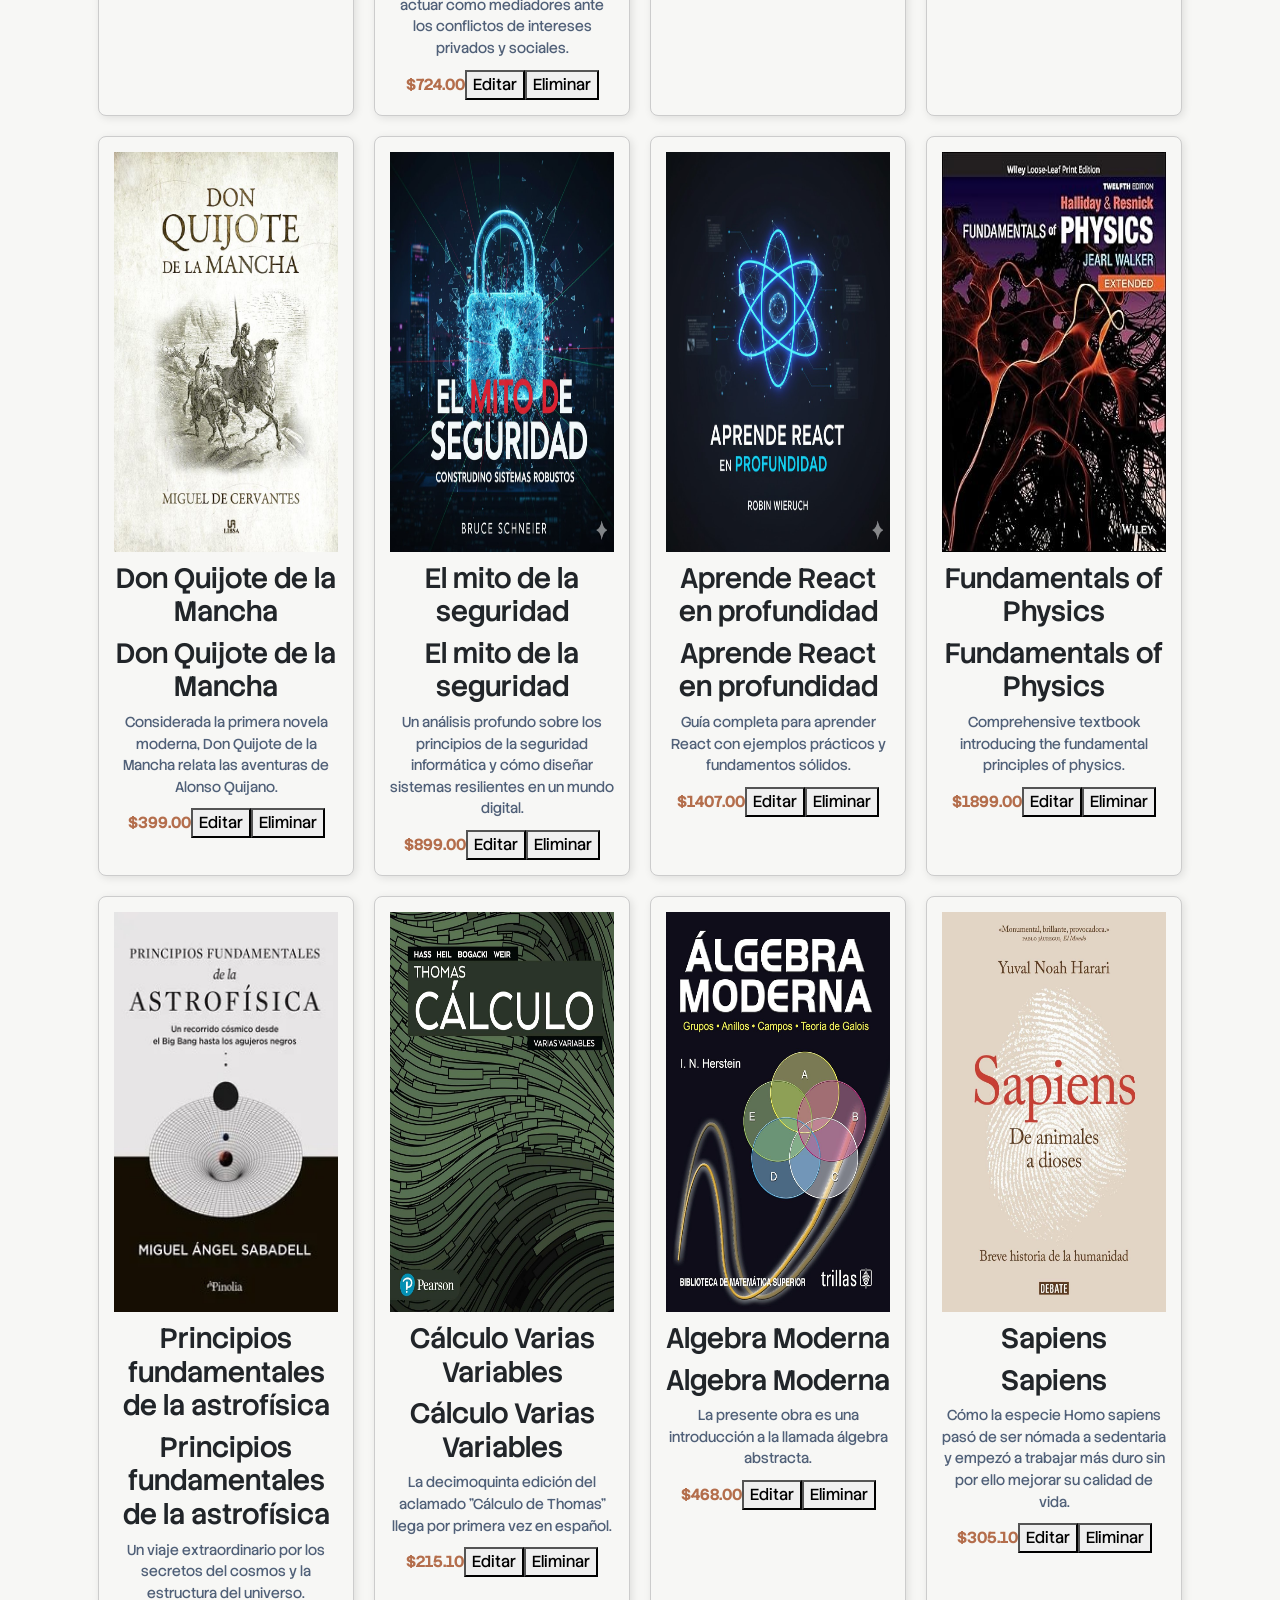
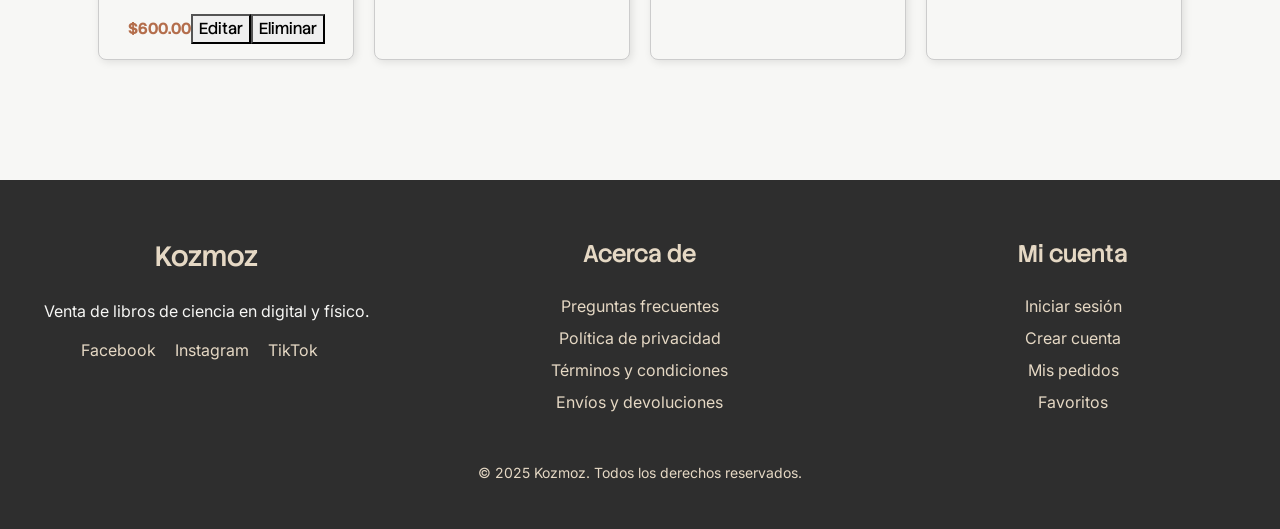
<file: formulario.html>
<!DOCTYPE html>
<html lang="en">

<head>
  <meta charset="UTF-8">
  <meta name="viewport" content="width=device-width, initial-scale=1.0">
  <title>Añade objetos</title>
  <!-- Bootstrap -->
  <link href="https://cdn.jsdelivr.net/npm/bootstrap@5.3.2/dist/css/bootstrap.min.css" rel="stylesheet">

  <!-- Estilos propios -->
  <link rel="stylesheet" href="./CSS/estilos.css">
  <link rel="stylesheet" href="./CSS/items.css">

  <!-- Stack Sans Headline -->
  <link rel="preconnect" href="https://fonts.googleapis.com">
  <link rel="preconnect" href="https://fonts.gstatic.com" crossorigin>
  <link href="https://fonts.googleapis.com/css2?family=Stack+Sans+Headline:wght@200..700&display=swap" rel="stylesheet">

  <!-- Inter -->
  <link rel="preconnect" href="https://fonts.googleapis.com">
  <link rel="preconnect" href="https://fonts.gstatic.com" crossorigin>
  <link
    href="https://fonts.googleapis.com/css2?family=Inter:ital,opsz,wght@0,14..32,100..900;1,14..32,100..900&family=Stack+Sans+Headline:wght@200..700&display=swap"
    rel="stylesheet">
</head>

<body onload="load_navbar(); load_footer();">
  <!-- NavBar -->
  <div id="navbar"></div>

  <!-- formulario -->
  <div class="container my-5">
    <div class="row justify-content-center">
      <div class="col-12 col-md-8 col-lg-5">

        <form id="card-form" class="w-100">
          <h3 class="text-center mb-4">Agregar nuevo libro</h3>

          <div class="mb-3">
            <label class="form-label">Título</label>
            <input type="text" id="title" class="form-control" required>
          </div>

          <div class="mb-3">
            <label class="form-label">Descripción</label>
            <textarea id="description" class="form-control" required></textarea>
          </div>

          <div class="mb-3">
            <label class="form-label">Precio</label>
            <input type="number" id="price" class="form-control" step="0.01" required>
          </div>

          <div class="mb-3">
            <label class="form-label">Imagen (URL)</label>
            <input type="text" id="image" class="form-control" required>
          </div>

          <div class="d-grid">
            <button type="submit" class="btn btn-primary">
              Agregar
            </button>
          </div>
        </form>

      </div>
    </div>
  </div>

  <div id="cards-container"></div>

  <!-- footer -->
  <div id="footer"></div>

  <!-- Bootstrap JS -->
  <script src="https://cdn.jsdelivr.net/npm/bootstrap@5.3.3/dist/js/bootstrap.bundle.min.js"></script>
  <!-- Script JS -->
   <script>
  const IS_ADMIN = true;
</script>
  <script src="js/layout.js"></script>
  <script src="js/items.js"></script>
</body>

</html>
</file>
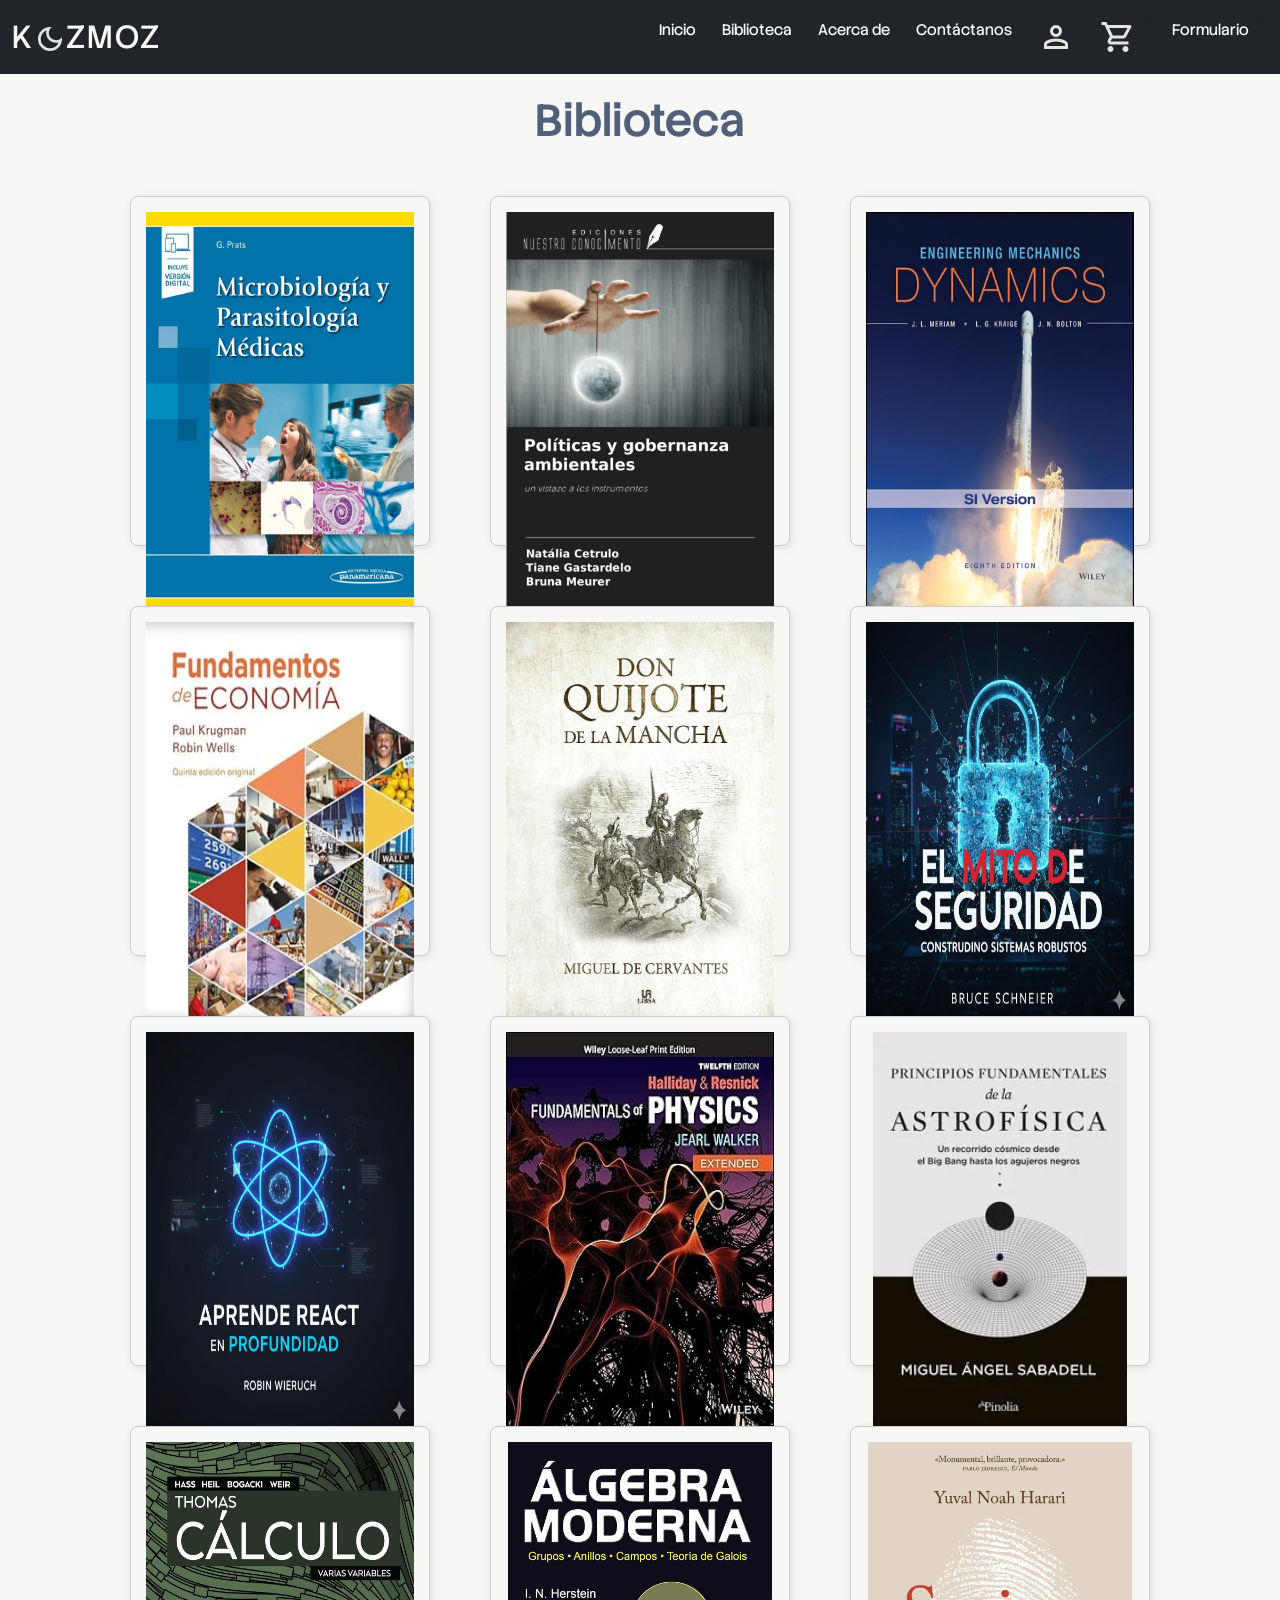
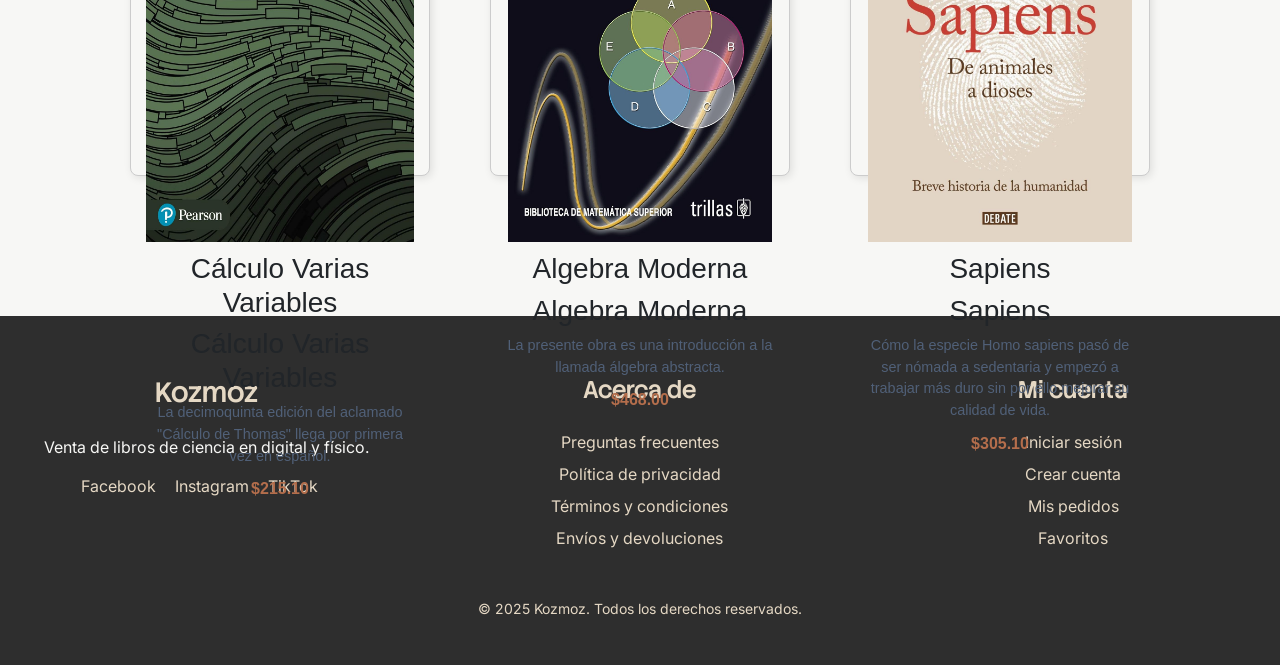
<file: Items.html>
<!DOCTYPE html>
<html lang="en">

<head>
  <meta charset="UTF-8">
  <meta name="viewport" content="width=device-width, initial-scale=1.0">
  <title>Biblioteca</title>
  <!-- Bootstrap -->
  <link href="https://cdn.jsdelivr.net/npm/bootstrap@5.3.2/dist/css/bootstrap.min.css" rel="stylesheet">

  <!-- Estilos propios -->
  <link rel="stylesheet" href="./CSS/estilos.css">
  <link rel="stylesheet" href="./CSS/items.css">
  <link rel="stylesheet" href="./CSS/style.css">
  
  <!-- Stack Sans Headline -->
  <link rel="preconnect" href="https://fonts.googleapis.com">
  <link rel="preconnect" href="https://fonts.gstatic.com" crossorigin>
  <link href="https://fonts.googleapis.com/css2?family=Stack+Sans+Headline:wght@200..700&display=swap" rel="stylesheet">

  <!-- Inter -->
  <link rel="preconnect" href="https://fonts.googleapis.com">
  <link rel="preconnect" href="https://fonts.gstatic.com" crossorigin>
  <link
    href="https://fonts.googleapis.com/css2?family=Inter:ital,opsz,wght@0,14..32,100..900;1,14..32,100..900&family=Stack+Sans+Headline:wght@200..700&display=swap"
    rel="stylesheet">
</head>

<body onload="load_navbar(); load_footer();">
  <!-- NavBar -->
  <div id="navbar"></div>

  <!-- Biblioteca -->
  <h1>Biblioteca</h1>

  <div id="cards-container">
    <!-- Las tarjetas se insertarán aquí -->
  </div>

  <!--Footer-->
  <div id="footer"></div>

  <!-- Bootstrap JS -->
  <script src="https://cdn.jsdelivr.net/npm/bootstrap@5.3.3/dist/js/bootstrap.bundle.min.js"></script>
  <!-- Script JS -->
   <script>
  const IS_ADMIN = false;
</script>
  <script src="js/layout.js"></script>
  <script src="js/items.js"></script>

</body>

</html>
</file>
<file: CSS/estilos.css>
/* Variables de estilo */

html {
  /* color de fondo y color de letra navBar */
  --bgColor: #f7f7f5;
  --bgnavBarColor: #2e2e2e;
  --navBarLogo: "Montserrat", "sans-serif";

  /* Quienes somos? */
  --h2Color: #506078;
  --h2Font: "Stack Sans Headline", "sans-serif";
  /*Poppins

    /* Vision, mision, valores, titulos de bios. */
  --titleMision: #b46e4c;

  /* parrafos */
  --pColor: Black;
  --pFont: "Inter", "sans-serif";

  /*Footer pagina principal*/
  --footerBg: #2e2e2e;
  --footerText: #f7f7f5;
  --footerLink: #e5d8c4;
  --footerLinkHover: #b46e4c;
  --footerTitle: #e5d8c4;
  --footerInputBg: #f7f7f5;
  --footerInputText: #2e2e2e;
  --footerBtnBg: #b46e4c;
  --footerBtnText: #f7f7f5;
}

body {
  margin: 0;
  padding: 0;
  background-color: var(--bgColor) !important;
  font-family: var(--h2Font);
}

/* ========================= acerca de nosotr@s========================= */

/*NavBar*/
/*Texto del logotipo*/
.logo-text {
  font-family: var(--h2Font);
  font-size: 2rem !important;
  letter-spacing: 2px;
  font-weight: 400;
  color: var(--bgColor) !important;
}

/* Ajustes de los enlaces del navbar */
.navbar-nav .nav-link {
  font-family: var(--h2Font);
  font-size: 0.95rem;
  font-weight: 400;
  transition: 0.3s ease;
  color: var(--bgColor);
}

/*Efecto hover cuando el usuario pasa el mouse*/
.navbar-nav .nav-link:hover {
  color: var(--titleMision);
}

/* Ajuste pequeño para separar un poco los enlaces del navBar */
.nav-item {
  margin-left: 10px;
}

/* Quienes somos */

h1,
h1.title-Us,
h1.contacto {
  color: var(--h2Color);
  font-family: var(--h2Font);
  font-size: 45px;
  text-align: center;
  margin-top: 20px;
}

h1.descripcion {
  color: var(--h2Color);
  font-family: var(--h2Font);
  font-size: 45px;
  background-color: var(--bgColor);
}

h2.descripcion {
  text-align: center;
}

.descripcion {
  background-color: var(--bgColor);
  width: 100%;
  border-radius: 10px;
}

div.descripcion1 {
  background-color: var(--bgColor);
  width: 100%;
  border-radius: 10px;
}

img.descripcion1 {
  width: 100%;
  /* max-height: 200%; */
  border-radius: 10px;
}

.descripcionCard {
  background-color: var(--bgColor);
  width: 100%;
}

.descripcion1:hover {
  transform: scale(1.01);
  box-shadow: 0px 6px 18px rgba(0, 0, 0, 0.2);
  transition: transform 0.2s ease-in-out, box-shadow 0.2s ease-in-out;
}

h2.banner {
  color: var(--h2Color);
  font-family: var(--h2Font);
  font-size: 40px;
  text-align: center;
  margin-top: 50px;
}

.card-textobanner {
  background-color: var(--bgColor);
  font-family: var(--pFont);
  font-size: 20px;
  text-align: justify;
}

p.descripcion {
  background-color: var(--bgColor);
  color: var(--bgnavBarColor);
  font-family: var(--pFont);
  font-size: 18px;
  text-align: justify;
}

/*Biografías*/

.titulo {
  text-align: center;
  margin-top: 30px;
  font-size: 2.5rem;
  font-weight: 700;
  color: var(--titleMision);
}

.tarjeta {
  border-radius: 15px !important;
  overflow: hidden;
  box-shadow: 0px 4px 10px rgba(0, 0, 0, 0.1);
  transition: transform 0.2s ease-in-out, box-shadow 0.2s ease-in-out;
}

.tarjeta:hover {
  transform: scale(1.04);
  box-shadow: 0px 6px 18px rgba(0, 0, 0, 0.2);
}

.tarjeta img {
  height: 360px;
  object-fit: cover;
}

.card-body {
  background: var(--bgColor);
  padding: 20px;
}

h5.card-title {
  color: var(--bgColor);
  font-weight: bold;
  font-size: 1.25rem;
  margin-bottom: 10px;
  font-family: var(--h2Font);
}

p.card-text {
  color: var(--bgColor);
  font-size: 0.95rem;
  font-family: var(--pFont);
}

.card-body {
  background: var(--bgnavBarColor);
  padding: 20px;
}

.specialCard {
  width: 26rem;
  margin: auto;
  margin-top: 25px;
}

/* Mision, vision y valores */

.accordion {
  width: 100%;
  max-width: 1000px;
  /* antes width fija */
  margin: 90px auto;
  color: black;
  background-color: white;
  padding: 45px;
}

.accordion .container {
  position: relative;
  margin: 10px 10px;
}

.accordion .label {
  position: relative;
  padding: 10px 0;
  font-size: 30px;
  color: black;
  cursor: pointer;
}

.accordion .label::before {
  content: "+";
  color: black;
  position: absolute;
  top: 50%;
  right: 0;
  /* antes -5px: se desbordaba en pantallas pequeñas */
  font-size: 30px;
  transform: translateY(-50%);
}

.accordion .content {
  position: relative;
  background: white;
  max-height: 0;
  font-size: 20px;
  text-align: justify;
  width: 100%;
  /* ← antes era 780px fijo */
  overflow: hidden;
  transition: max-height 0.5s ease;
}

.accordion hr {
  width: 100%;
  margin-left: 0;
  border: 1px solid grey;
}

.accordion .container.active .content {
  max-height: 500px;
  /* suficiente para cualquier contenido */
}

.accordion .container.active .label::before {
  content: "-";
  font-size: 30px;
}


/* ============================
   📱 RESPONSIVE (móviles)
   ============================ */
@media (max-width: 768px) {

  .accordion {
    padding: 20px;
  }

  .accordion .label {
    font-size: 24px;
  }

  .accordion .label::before {
    font-size: 28px;
  }

  .accordion .content {
    font-size: 18px;
  }
}

/* ========================== Contáctanos ==================================== */

/* --- Estilo general para textos de la sección --- */
.contacto-container {
  max-width: 850px;
  padding-top: 10px;
  text-align: center;
  font-family: var(--h2Font);
  color: var(--h2Color);
}

p.contacto {
  font-family: var(--pFont);
  color: var(--pColor);
  font-size: 20px;
}

label.contacto {
  font-size: 20px;
}

/* --- Etiquetas de los inputs --- */

input.contacto,
textarea.contacto,
select.contacto {
  height: 45px;
  width: 100%;
  /* Responsivo */
  max-width: 400px;
  font-size: 18px;
  padding: 8px;
  border-radius: 8px;
  margin: 0 auto;
  /* Centra el campo dentro del form */
  display: block;
}

/* --- Campos del formulario (input, select, textarea) --- */

input.contacto,
textarea.contacto,
select.contacto {
  border: 1px solid #ccc;
  transition: box-shadow 0.3s ease !important;
}

/* --- Bordes, transición, etc. --- */

textarea.contacto {
  height: 80px;
}

.contacto-boton {
  height: 40px;
  font-size: 18px;
  background-color: var(--titleMision);
  color: var(--bgColor);
  border: 1px solid #b46e4c !important;
  margin: 20px auto 2rem auto;
  display: block;
  border-radius: 8px;
}

/* ========================== Index =========================================== */

.miCaja {
  width: auto;
  height: 500px;
  background: linear-gradient(to right,
      #2e2e2e,
      #f7f7f5,
      #e5d8c4,
      #506078,
      #b46e4c);
  padding: 10px;
  margin: 20px;
}

.titulo {
  color: black;
}

.buttons {
  display: flex;
  justify-content: center;
  align-items: center;
}

/* Footer Kozmoz */
/*
.footer {
    background: var(--footerBg);
  color: var(--footerText);
   justify-content: center; /* centra horizontalmente *//*
  align-items: center;
  padding: 60px 20px 30px;
  font-family: var(--pFont);

  /* Hace que el fondo del footer vaya de orilla a orilla *//*
 width: 100vw;
  margin-left: calc(50% - 50vw);
  margin-right: calc(50% - 50vw);
  margin-bottom: calc(50% - 50vw);
}

.footer-container {
  display: flex;
  flex-direction: row;
  gap: 50px;
  max-width: 1200px;
  margin: auto;
}

.footer-column {
  flex: 1;
  display: flex;
  flex-direction: column;
  gap: 15px;
}

.footer-column h3,
.footer-column h4 {
  color: var(--footerTitle);
  font-family: var(--h2Font);
  margin-bottom: 10px;
}

.footer-column p {
  color: var(--footerText);
  margin: 0;
}

.footer-column ul {
  list-style: none;
  padding: 0;
}

.footer-column ul li {
  margin-bottom: 8px;
}

.footer-column a {
  text-decoration: none;
  color: var(--footerLink);
  transition: 0.3s ease;
  font-family: var(--pFont);
}

.footer-column a:hover {
  color: var(--footerLinkHover);
}

.footer-social a {
  margin-right: 15px;
  font-family: var(--pFont);
}

.footer-newsletter label {
  font-family: var(--pFont);
  font-size: 14px;
  color: var(--footerText);
}

.footer-newsletter input {
  width: 100%;
  padding: 8px;
  background: var(--footerInputBg);
  color: var(--footerInputText);
  border: none;
  border-radius: 6px;
}

.footer-newsletter button {
  margin-top: 10px;
  padding: 8px 12px;
  background: var(--footerBtnBg);
  color: var(--footerBtnText);
  border: none;
  border-radius: 6px;
  cursor: pointer;
  font-family: var(--pFont);
}

.footer-newsletter button:hover {
  background: var(--footerLinkHover);
}

.footer-bottom {
  text-align: center;
  margin-top: 40px;
  font-size: 14px;
  color: var(--footerLink);
  font-family: var(--pFont);
}

/* Mobile */
/*

@media (max-width: 768px) {
  .footer-container {
    flex-direction: column;
    text-align: center;
  }

  .footer-social a {
    margin-right: 10px;
  }
}*/

/* ============================= */
/* Footer */
/* ============================= */

.footer {
  background: var(--footerBg);
  color: var(--footerText);
  padding: 60px 20px 30px;
  font-family: var(--pFont);

  /* Fondo de orilla a orilla */
  width: 100vw;
  margin-left: calc(50% - 50vw);
  margin-right: calc(50% - 50vw);
}

/* Contenedor interno centrado */
.footer-container {
  display: flex;
  flex-direction: row;
  justify-content: space-between; 
  align-items: flex-start;

  max-width: 1200px;
  margin: 0 auto; 
  gap: 100px;
  text-align: center;
}

/* Columnas */
.footer-column {
  flex: 1;
  display: flex;
  flex-direction: column;
  gap: 15px;
}

/* Títulos */
.footer-column h3,
.footer-column h4 {
  color: var(--footerTitle);
  font-family: var(--h2Font);
  margin-bottom: 10px;
}

/* Texto */
.footer-column p {
  color: var(--footerText);
  margin: 0;
}

/* Listas */
.footer-column ul {
  list-style: none;
  padding: 0;
  margin: 0;
}

.footer-column ul li {
  margin-bottom: 8px;
}

/* Links */
.footer-column a {
  text-decoration: none;
  color: var(--footerLink);
  transition: color 0.3s ease;
  font-family: var(--pFont);
}

.footer-column a:hover {
  color: var(--footerLinkHover);
}

/* Redes sociales */
.footer-social a {
  margin-right: 15px;
  font-family: var(--pFont);
}

/* Newsletter */
.footer-newsletter label {
  font-family: var(--pFont);
  font-size: 14px;
  color: var(--footerText);
}

.footer-newsletter input {
  width: 100%;
  padding: 8px;
  background: var(--footerInputBg);
  color: var(--footerInputText);
  border: none;
  border-radius: 6px;
}

.footer-newsletter button {
  margin-top: 10px;
  padding: 8px 12px;
  background: var(--footerBtnBg);
  color: var(--footerBtnText);
  border: none;
  border-radius: 6px;
  cursor: pointer;
  font-family: var(--pFont);
}

.footer-newsletter button:hover {
  background: var(--footerLinkHover);
}

/* Pie de página */
.footer-bottom {
  text-align: center;
  margin-top: 40px;
  font-size: 14px;
  color: var(--footerLink);
  font-family: var(--pFont);
}

/* ============================= */
/* Mobile */
/* ============================= */

@media (max-width: 768px) {
  .footer-container {
    flex-direction: column;
    align-items: center;
    text-align: center;
  }

  .footer-column {
    align-items: center;
  }

  .footer-social a {
    margin-right: 10px;
  }
}



/* ========================== Formulario ====================================== */


/* Tarjeta donde va el formulario */
.form-card {
  max-width: 500px;
  margin: 60px auto;
  background: var(--bgColor);
  padding: 35px 35px;
  border-radius: 20px;
  /* border: 2px solid var(--titleMision); */
 box-shadow: 0px 0px 18px rgba(0.18, 0.18, 0.18, 0.18);
  transition: 0.3s ease-in-out;
}

/*.form-card:hover {
  transform: scale(1.02);
  box-shadow: 0px 10px 25px rgba(0, 0, 0, 0.25);
}*/

/* Título centrado */
.form-title {
  text-align: center;
  color: var(--bgColor);
  font-family: var(--h2Font);
  margin-bottom: 20px;
}

/* Labels */
.form-card label {
  color: var(--h2Color);
  font-family: var(--pFont);
  font-size: 18px;
  font-weight: 500;
  text-align: center;
}

/* Inputs */
.form-card input {
  border-radius: 10px !important;
  padding: 12px !important;
  font-family: var(--pFont);
  color:var(--pColor) ;
}

/* Botón */
.form-card .btn-primary {
  background-color: var(--titleMision) !important;
  border: none;
  border-radius: 10px;
  padding: 12px;
  font-size: 20px;
  font-family: var(--pFont);
  transition: 0.3s ease;
}

.form-card .btn-primary:hover {
  background-color: var(--footerLinkHover) !important;
  transform: scale(1.03);
}


/*PERIL*/
 body.perfil{
    margin: 0;
    padding: 0;
    background-color: var(--bgColor);
    min-height: 100vh; 
    display: flex; 
    justify-content: center;
    align-items: center;
    flex-direction: column; 
}

.login-wrapper {
    max-width: 600px; 
    width: 90%; 
    padding: 30px;
    background-color: #ffffff; 
    border-radius: 10px;
    box-shadow: 0 5px 15px rgba(0, 0, 0, 0.1);
}

.h1-login {
    color: var(--h2Color); 
    font-size: 2rem;
    text-align: center;
    margin-bottom: 5px;
} 

.h2-login {
    color: var(--h2Color); 
    font-family: var(--h2Font); 
    font-size: 1.25rem;
    text-align: center;
    margin-bottom: 30px; 
}

.btn-primary {
    background-color: var(--footerBtnBg);
    border-color: var(--footerBtnBg); 
    color: var(--footerBtnText); 
    font-weight: 600;
}

.btn-primary:hover {
    background-color: var(--titleMision);
    border-color: var(--titleMision);
}

.error-message {
    color: #dc3545;
    font-size: 0.85em;
    min-height: 1.5em; 
}

/* ========================== Registro/login ====================================== */

a.fw-semibold {
  text-decoration: none;
  color: inherit;
}

.toggle-boton {
  height: 35px;
  font-size: 15px;
  background-color: var(--titleMision);
  color: var(--bgColor);
  border: 1px solid #b46e4c !important;
  margin: 20px auto 2rem auto;
  display: block;
  border-radius: 8px;
}

.imagen-login {
  max-width: 90%;
  border-radius: 12px;
  box-shadow: 0 12px 35px rgba(0, 0, 0, 0.15);
}
</file>
<file: CSS/style.css>
* { 
    margin: 0; 
    padding: 0; 
    box-sizing: border-box; 
}

body { 
    font-family: sans-serif; 
}

/*.slider-container {
    width: 90%; 
    max-width: 800px; 
    margin: 50px auto;
    overflow: hidden; 
    border-radius: 10px;
    box-shadow: 0 4px 15px rgba(0,0,0,0.2);
}*/

.slider-container {
  width: auto;
  height: 550px;
  background: linear-gradient(to right,
      #2e2e2e,
      #f7f7f5,
      #e5d8c4,
      #506078,
      #b46e4c);
  padding: 10px;
  margin: 20px;
}

.slider {
    display: flex;
    width: 400%; 
    animation: slideAnimation 15s infinite cubic-bezier(0.55, 0.48, 0.37, 0.92);
}

.slide {
    width: 25%; 
    flex-shrink: 0;
}

.card {
    position: relative;
    width: 300px;
    height: 350px;
    margin: 20px;
}

.card .face {
    position: absolute;
    width: 100%;
    height: 100%;
    backface-visibility: hidden;
    border-radius: 10px;
    overflow: hidden;
    transition: .5s;
}

.card .front {
    transform: perspective(600px) rotateY(0deg);
    box-shadow: 0 5px 10px #000;
}

.card .front img {
    position: absolute;
    width: 100%;
    height: 100%;
    object-fit: cover;
}

@keyframes slideAnimation {
    0% {margin-left: 0%;} 
    20% {margin-left: 0%;} 

    25% {margin-left: -100%;} 
    45% {margin-left: -100%;} 

    50% { margin-left: -200%;} 
    70% { margin-left: -200%;} 

    75% {margin-left: -300%;} 
    95% {margin-left: -300%;} 

    /* 100% { transform: translateX(0%); }  =>  Vuelve a la primera */
}



/*  


@keyframes slideAnimation {
0% { transform: translateX(0%); } 
20% { transform: translateX(0%); } 

25% { transform: translateX(-25%); } 
45% { transform: translateX(-25%); }

50% { transform: translateX(-50%); } 
70% { transform: translateX(-50%); } 

75% { transform: translateX(-75%); } 
95% { transform: translateX(-75%); } 
100% { transform: translateX(0%); } 


Efecto hover para detener la animación 
.slider-container:hover .slider {
    animation-play-state: paused;
}
*/
</file>
<file: CSS/items.css>
/* Productos =========================================================== */
#cards-container {
    display: flex;
    flex-wrap: wrap;
    gap: 20px;
    padding: 20px 0px 120px 0px;
    justify-content: center;
}

.card {
    border: 1px solid #ccc;
    border-radius: 8px;
    padding: 15px;
    min-width: 250px;
    width: 20%;
    text-align: center;
    box-shadow: 2px 2px 8px rgba(0, 0, 0, 0.1);
    background-color: #f7f7f5;
}

.card img {
    max-width: 100%;
    height: 400px;
    margin-bottom: 10px;
}

.card h2 {
    font-size: 1.2em;
    margin-bottom: 5px;
}

.card p {
    font-size: 0.9em;
    color: #506078;
    margin-bottom: 10px;
}

.card span {
    font-weight: bold;
    color: #b46e4c;
}

/*Estilos para formulario que agrega objetos*/
#card-form {
  display: flex;
  flex-direction: column;
  gap: 10px;
  background: #f5f5f5;
  padding: 15px;
  border-radius: 8px;
  width: 300px;
  margin-bottom: 20px;
}

#card-form input, #card-form textarea, #card-form button {
  padding: 8px;
  font-size: 1rem;
}
</file>
